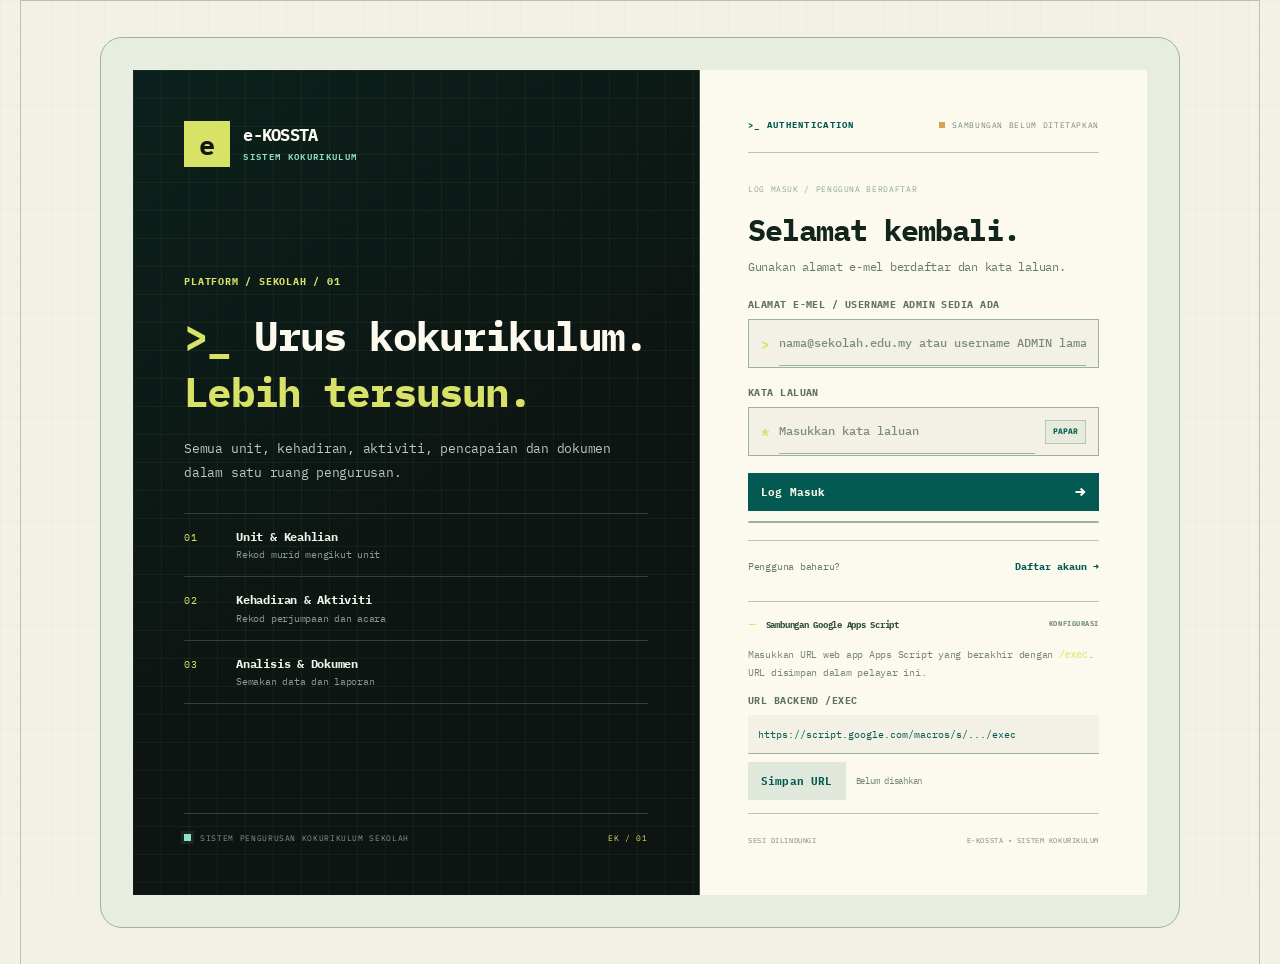
<file: index.html>
<!doctype html>
<html lang="ms"><head><meta charset="utf-8"><meta name="viewport" content="width=device-width,initial-scale=1,viewport-fit=cover"><meta name="theme-color" content="#101714"><meta name="description" content="e-KOSSTA — Sistem Pengurusan Kokurikulum Sekolah">
<meta name="apple-mobile-web-app-capable" content="yes">
<meta name="apple-mobile-web-app-title" content="e-KOSSTA">
<meta name="apple-mobile-web-app-status-bar-style" content="black">
<meta name="mobile-web-app-capable" content="yes">
<link rel="apple-touch-icon" sizes="180x180" href="apple-touch-icon.png"><link rel="manifest" href="manifest.webmanifest"><link rel="preconnect" href="https://fonts.googleapis.com"><link rel="preconnect" href="https://fonts.gstatic.com" crossorigin><link href="https://fonts.googleapis.com/css2?family=IBM+Plex+Mono:wght@400;500;600;700&family=JetBrains+Mono:wght@400;500;600;700;800&family=Roboto:wght@400;500;600;700;800;900&display=swap" rel="stylesheet"><link rel="stylesheet" href="ekossta-main.css">  <script>
(function(){
  var ua=navigator.userAgent||'';
  var isIPhone=/iPhone|iPod/i.test(ua);
  var isStandalone=!!(navigator.standalone===true ||
    (window.matchMedia && window.matchMedia('(display-mode: standalone)').matches));
  if(isIPhone)document.documentElement.classList.add('ios-device');
  if(isIPhone && isStandalone)document.documentElement.classList.add('ios-standalone');
})();
</script>
<title>e-KOSSTA | Pengurusan Kokurikulum</title></head>
<body>
<header class="mobile-topbar">
  <button id="iosSidebarToggle" class="ios-sidebar-toggle" type="button" aria-label="Buka menu navigasi" aria-expanded="false" aria-controls="sidebar"><svg viewBox="0 0 24 24" aria-hidden="true"><path d="M4 6h16M4 12h16M4 18h16"/></svg></button>
  <div class="mobile-brand-cluster"><img id="mobileBrandLogo" class="mobile-brand-logo" alt="Logo sekolah" hidden><div class="mobile-brand-text"><b>e-KOSSTA</b><small id="mobilePageTitle">Dashboard</small></div></div>
  <button id="themeBtn" class="icon-btn theme-toggle" type="button" aria-label="Tukar tema" title="Tukar tema"></button>
</header>
<aside id="sidebar" class="sidebar" aria-label="Navigasi utama">
  <div class="brand">
    <div class="brand-mark">e</div>
    <div><b>e-KOSSTA</b><small>Sistem Kokurikulum</small></div>
  </div>

  <nav class="side-nav" aria-label="Menu utama">
    <div class="nav-section-label">WORKSPACE</div>
    <button class="nav-item main-nav-item active" data-page="dashboard" type="button" aria-current="page">
      <svg class="nav-icon" viewBox="0 0 24 24" aria-hidden="true"><rect x="3" y="3" width="7" height="7" rx="1.5"/><rect x="14" y="3" width="7" height="7" rx="1.5"/><rect x="3" y="14" width="7" height="7" rx="1.5"/><rect x="14" y="14" width="7" height="7" rx="1.5"/></svg>
      <span>Dashboard</span>
    </button>
    <button class="nav-item main-nav-item" data-main-group="kokurikulum" type="button" aria-label="Buka modul Kokurikulum">
      <svg class="nav-icon" viewBox="0 0 24 24" aria-hidden="true"><path d="M4 5h16v14H4zM8 9h8M8 13h5"/></svg>
      <span>Kokurikulum</span><svg class="main-nav-chevron" viewBox="0 0 24 24" aria-hidden="true"><path d="m9 18 6-6-6-6"/></svg>
    </button>
    <button id="ekstraNavItem" class="nav-item main-nav-item" data-page="ekstra" type="button">
      <svg class="nav-icon" viewBox="0 0 24 24" aria-hidden="true"><path d="M4 4h16v16H4zM8 8h8M8 12h8M8 16h5"/></svg>
      <span>Ekstra Kokurikulum</span>
    </button>
    <div class="nav-section-label nav-section-spaced">ANALISIS</div>
    <div class="analysis-side-links" aria-label="Menu analisis">
      <button class="nav-item analysis-side-item" data-analysis-route="overview" type="button">
        <svg class="nav-icon" viewBox="0 0 24 24" aria-hidden="true"><path d="M4 20V12h4v8M10 20V5h4v15M16 20V9h4v11"/></svg><span>Analisis Kokurikulum</span>
      </button>
      <button class="nav-item analysis-side-item" data-analysis-route="pajsk" type="button">
        <svg class="nav-icon" viewBox="0 0 24 24" aria-hidden="true"><path d="M4 5h16v14H4zM8 9h8M8 13h5"/></svg><span>Analisis Kelas</span>
      </button>
      <button id="sideAnalysisPajsk" class="nav-item analysis-side-item" data-analysis-route="school" type="button">
        <svg class="nav-icon" viewBox="0 0 24 24" aria-hidden="true"><path d="M3 20h18M6 17V9h3v8M11 17V4h3v13M16 17v-6h3v6"/></svg><span>Analisis PAJSK</span>
      </button>
    </div>
    <button class="nav-item main-nav-item" data-main-group="laporan" type="button" aria-label="Buka modul Laporan">
      <svg class="nav-icon" viewBox="0 0 24 24" aria-hidden="true"><path d="M6 3h9l4 4v14H6zM14 3v5h5M9 12h7M9 16h7"/></svg>
      <span>Laporan &amp; Dokumen</span><svg class="main-nav-chevron" viewBox="0 0 24 24" aria-hidden="true"><path d="m9 18 6-6-6-6"/></svg>
    </button>
    <div id="managementNavLabel" class="nav-section-label nav-section-spaced">PENGURUSAN</div>
    <button id="managementNavButton" class="nav-item main-nav-item" data-main-group="tetapan" type="button" aria-label="Buka modul Pengurusan Data">
      <svg class="nav-icon" viewBox="0 0 24 24" aria-hidden="true"><circle cx="9" cy="8" r="3"/><path d="M3 20a6 6 0 0 1 12 0M16 8h5M16 12h5M16 16h5"/></svg>
      <span>Pengurusan Data</span><svg class="main-nav-chevron" viewBox="0 0 24 24" aria-hidden="true"><path d="m9 18 6-6-6-6"/></svg>
    </button>
  </nav>

  <div class="sidebar-bottom">
    <button id="sidebarThemeBtn" class="nav-item theme-toggle" type="button" aria-label="Tukar tema" title="Tukar tema">
      <svg class="nav-icon" viewBox="0 0 24 24"><circle cx="12" cy="12" r="4"/><path d="M12 2v2M12 20v2M4.9 4.9l1.4 1.4M17.7 17.7l1.4 1.4M2 12h2M20 12h2M4.9 19.1l1.4-1.4M17.7 6.3l1.4-1.4"/></svg>
      <span>Tukar Tema</span>
    </button>
    <button id="sidebarLogoutBtn" class="nav-item danger-nav" type="button">
      <svg class="nav-icon" viewBox="0 0 24 24"><path d="M10 5H5v14h5M14 8l4 4-4 4M9 12h9"/></svg>
      <span>Log Keluar</span>
    </button>
    <div class="profile-mini"><span class="avatar">U</span><div><b id="sideUserName">Pengguna</b><small id="sideUserRole">-</small></div></div>
  </div>
</aside>
<div id="iosSidebarBackdrop" class="ios-sidebar-backdrop" hidden></div>
<main class="app-shell">
  <div class="desktop-topbar">
    <div><span class="breadcrumb">e-KOSSTA</span><strong id="desktopPageTitle">Dashboard</strong></div>
    <div class="top-actions"><span id="desktopUser" class="user-chip">-</span><button id="desktopThemeBtn" class="icon-btn theme-toggle" type="button" aria-label="Tukar tema" title="Tukar tema"></button></div>
  </div>
<div class="container">
<section id="loginView" class="login-terminal" aria-labelledby="loginHeading">
  <div class="login-terminal-aside">
    <div class="login-brand-lockup">
      <span class="login-brand-mark">e</span>
      <span><b>e-KOSSTA</b><small>SISTEM KOKURIKULUM</small></span>
    </div>
    <div class="login-aside-content">
      <span class="login-terminal-code">PLATFORM / SEKOLAH / 01</span>
      <h2>Urus kokurikulum.<br><em>Lebih tersusun.</em></h2>
      <p>Semua unit, kehadiran, aktiviti, pencapaian dan dokumen dalam satu ruang pengurusan.</p>
      <div class="login-feature-list" aria-label="Modul sistem">
        <div><span>01</span><b>Unit &amp; Keahlian</b><small>Rekod murid mengikut unit</small></div>
        <div><span>02</span><b>Kehadiran &amp; Aktiviti</b><small>Rekod perjumpaan dan acara</small></div>
        <div><span>03</span><b>Analisis &amp; Dokumen</b><small>Semakan data dan laporan</small></div>
      </div>
    </div>
    <div class="login-aside-footer"><span class="login-live-dot"></span><span>SISTEM PENGURUSAN KOKURIKULUM SEKOLAH</span><span class="login-aside-footer-code">EK / 01</span></div>
  </div>
  <div class="login-form-panel">
    <div class="login-form-topline"><span class="login-auth-label">&gt;_ AUTHENTICATION</span><span id="loginApiIndicator" class="login-connection-pill"><i></i><span id="loginApiStatus">SAMBUNGAN BELUM DITETAPKAN</span></span></div>
    <div id="loginModeSection">
      <div class="login-form-heading"><span class="login-form-index">LOG MASUK / PENGGUNA BERDAFTAR</span><h1 id="loginHeading">Selamat kembali.</h1><p>Gunakan alamat e-mel berdaftar dan kata laluan.</p></div>
      <div class="login-field-group"><label for="username">Alamat e-mel / username ADMIN sedia ada</label><div class="login-input-shell"><span aria-hidden="true">&gt;</span><input id="username" name="username" type="text" autocomplete="username" autocapitalize="none" spellcheck="false" placeholder="nama@sekolah.edu.my atau username ADMIN lama" required></div></div>
      <div class="login-field-group"><label for="password">Kata laluan</label><div class="login-input-shell login-password-shell"><span aria-hidden="true">*</span><input id="password" name="password" type="password" autocomplete="current-password" placeholder="Masukkan kata laluan" required><button id="passwordRevealBtn" class="login-reveal-btn" type="button" aria-label="Paparkan kata laluan" aria-pressed="false">PAPAR</button></div></div>
      <button id="loginBtn" class="btn primary full login-submit" type="button"><span>Log Masuk</span><b aria-hidden="true">→</b></button>
      <div id="loginResult" class="result muted login-result" role="status" aria-live="polite"></div>
      <div class="login-mode-switch"><span>Pengguna baharu?</span><button id="showRegisterBtn" type="button">Daftar akaun →</button></div>
    </div>
    <div id="registerModeSection" hidden>
      <div class="login-form-heading"><span class="login-form-index">PENDAFTARAN AKAUN</span><h1 id="registerHeading">Cipta akaun.</h1><p>Isi maklumat dan pilih peranan yang dimohon. Semua akaun baharu perlu diluluskan ADMIN sebelum boleh log masuk.</p></div>
      <div class="login-field-group"><label for="registerNama">Nama penuh</label><div class="login-input-shell"><span aria-hidden="true">&gt;</span><input id="registerNama" autocomplete="name" placeholder="Nama penuh seperti rekod sekolah" required></div></div>
      <div class="login-field-group"><label for="registerEmail">Alamat e-mel</label><div class="login-input-shell"><span aria-hidden="true">@</span><input id="registerEmail" type="email" autocomplete="email" autocapitalize="none" placeholder="nama@sekolah.edu.my" required></div></div>
      <div class="login-field-group"><label for="registerPassword">Kata laluan (minimum 8 aksara)</label><div class="login-input-shell"><span aria-hidden="true">*</span><input id="registerPassword" type="password" autocomplete="new-password" placeholder="Cipta kata laluan" minlength="8" required></div></div>
      <div class="login-field-group"><label for="registerRole">Peranan yang dimohon</label><select id="registerRole" class="login-role-select"><option value="GURU">Guru Penasihat</option><option value="PENTADBIR">Pentadbir</option></select></div>
      <button id="registerBtn" class="btn primary full login-submit" type="button"><span>Hantar Pendaftaran</span><b aria-hidden="true">→</b></button>
      <div id="registerResult" class="result muted login-result" role="status" aria-live="polite"></div>
      <div class="login-mode-switch"><span>Sudah mempunyai akaun?</span><button id="showLoginBtn" type="button">Kembali log masuk →</button></div>
    </div>
    <details id="loginApiSettings" class="login-api-settings">
      <summary><span>Sambungan Google Apps Script</span><span class="login-settings-indicator">KONFIGURASI</span></summary>
      <p>Masukkan URL web app Apps Script yang berakhir dengan <code>/exec</code>. URL disimpan dalam pelayar ini.</p>
      <label for="loginApiUrl">URL Backend /exec</label>
      <input id="loginApiUrl" type="url" inputmode="url" placeholder="https://script.google.com/macros/s/.../exec" autocomplete="url" spellcheck="false">
      <div class="login-api-actions"><button id="saveApiUrlBtn" class="btn secondary small" type="button">Simpan URL</button><small id="loginApiSaveStatus" role="status">Belum disahkan</small></div>
    </details>
    <div class="login-form-footer"><span>SESI DILINDUNGI</span><span>e-KOSSTA • SISTEM KOKURIKULUM</span></div>
  </div>
</section>
<section id="unitSetupView" class="unit-setup-view" hidden aria-labelledby="unitSetupHeading">
  <div class="unit-setup-card">
    <div class="unit-setup-topline"><span class="login-auth-label">&gt;_ KONFIGURASI AKAUN</span><span class="unit-setup-status"><i></i> AKAUN DILULUSKAN</span></div>
    <div class="unit-setup-heading"><span class="login-form-index">LANGKAH WAJIB / GURU PENASIHAT</span><h1 id="unitSetupHeading">Pilih unit anda.</h1><p id="unitSetupGreeting">Sebelum membuka dashboard, pilih unit kokurikulum yang anda urus.</p><p class="unit-setup-note">Hanya unit yang dipilih dan disimpan akan dipaparkan untuk akaun anda. Anda boleh memilih satu atau lebih unit.</p></div>
    <fieldset class="unit-setup-fieldset"><legend>PILIH UNIT YANG ANDA URUS</legend><div id="unitSetupOptions" class="unit-setup-options"><p class="unit-setup-empty">Memuatkan senarai unit aktif…</p></div></fieldset>
    <div class="unit-setup-actions"><button id="saveUnitSelectionBtn" class="btn primary full" type="button"><span>Simpan Pilihan &amp; Masuk</span><b aria-hidden="true">→</b></button><button id="unitSetupLogoutBtn" class="btn secondary" type="button">Log Keluar</button></div>
    <div id="unitSetupResult" class="result muted unit-setup-result" role="status" aria-live="polite"></div>
    <div class="unit-setup-footer"><span>e-KOSSTA • AKSES IKUT UNIT</span><span>SESI DILINDUNGI</span></div>
  </div>
</section>
<section id="appView" hidden>
<div id="pageSubnav" class="page-subnav" hidden aria-label="Submenu halaman"></div>
<section id="dashboardHero" class="dashboard-hero page-section page-dashboard" aria-labelledby="dashboardTitle">
  <div class="dashboard-hero-main">
    <div class="dashboard-kicker"><span>WORKSPACE / RINGKASAN</span><span class="dashboard-live-chip"><i></i> SESI AKTIF</span></div>
    <h1 id="dashboardTitle">Dashboard <span>e-KOSSTA</span></h1>
    <p id="welcome" class="dashboard-welcome">Selamat datang ke sistem pengurusan kokurikulum.</p>
    <div class="dashboard-hero-actions">
      <button id="dashboardRefreshBtn" class="btn secondary" type="button"><span aria-hidden="true">↻</span> Segar Semula Data</button>
      <button class="btn primary" type="button" data-page-jump="unit">Buka Unit Kokurikulum <span aria-hidden="true">→</span></button>
    </div>
  </div>
  <aside class="dashboard-system-panel" aria-label="Status sesi pengguna">
    <div class="dashboard-system-panel-head"><span>STATUS SISTEM</span><span class="dashboard-system-signal">● ONLINE</span></div>
    <div class="dashboard-system-record"><small>TAHUN PENGURUSAN</small><strong id="dashboardYear">2026</strong></div>
    <div class="dashboard-system-record"><small>AKSES PENGGUNA</small><strong id="dashboardRole">PENGGUNA</strong></div>
    <div class="dashboard-system-record"><small>TARIKH HARI INI</small><strong id="dashboardDate">—</strong></div>
  </aside>
</section>
<section id="dashboardGrid" class="dashboard-workspace page-section page-dashboard" aria-label="Ringkasan dan akses modul">
  <div class="dashboard-section-heading"><div><span>01 / DATA SEMASA</span><h2>Ringkasan Sistem</h2></div><span class="dashboard-section-meta">LIVE DATA • GOOGLE SHEETS</span></div>
  <div class="dashboard-metrics-grid">
    <article class="dashboard-metric dashboard-metric-students" data-admin-only-section><div class="dashboard-metric-top"><span>01</span><span>MURID</span></div><strong id="muridCount">—</strong><p>Profil murid dalam sistem</p><button type="button" data-page-jump="murid">Buka Data Murid <b aria-hidden="true">→</b></button></article>
    <article class="dashboard-metric"><div class="dashboard-metric-top"><span>02</span><span>UNIT KOKURIKULUM</span></div><strong id="dashboardUnitCount">—</strong><p>Unit yang didaftarkan</p><button type="button" data-page-jump="unit">Semak Unit <b aria-hidden="true">→</b></button></article>
    <article class="dashboard-metric"><div class="dashboard-metric-top"><span>03</span><span>KEAHLIAN</span></div><strong id="dashboardMembershipCount">—</strong><p>Jumlah penempatan dalam unit</p><button type="button" data-page-jump="unit">Semak Keahlian <b aria-hidden="true">→</b></button></article>
    <article class="dashboard-metric dashboard-metric-accent"><div class="dashboard-metric-top"><span>04</span><span>KATEGORI</span></div><strong id="dashboardCategoryCount">—</strong><p>Kategori unit aktif</p><div class="dashboard-category-track"><span></span><span></span><span></span><span></span></div></article>
  </div>
  <div class="dashboard-section-heading dashboard-modules-heading"><div><span>02 / AKSES PANTAS</span><h2>Akses Pantas</h2></div><small>Pilih modul utama dengan satu klik.</small></div>
  <nav class="dashboard-quick-access" aria-label="Akses pantas ke modul">
    <button type="button" class="dashboard-quick-link" data-page-jump="attendance"><span class="dashboard-quick-icon" aria-hidden="true"><svg viewBox="0 0 24 24"><rect x="4" y="5" width="16" height="16" rx="1"/><path d="M8 3v4M16 3v4M4 10h16M8 14h3M8 17h6"/></svg></span><span>Rekod Kehadiran</span><b aria-hidden="true">↗</b></button>
    <button type="button" class="dashboard-quick-link" data-page-jump="activity"><span class="dashboard-quick-icon" aria-hidden="true"><svg viewBox="0 0 24 24"><rect x="3" y="4" width="18" height="17" rx="1"/><path d="M7 2v4M17 2v4M3 9h18M7 13h4M7 17h8"/></svg></span><span>Aktiviti / Acara</span><b aria-hidden="true">↗</b></button>
    <button type="button" class="dashboard-quick-link" data-page-jump="pencapaian"><span class="dashboard-quick-icon" aria-hidden="true"><svg viewBox="0 0 24 24"><path d="M8 4h8v5a4 4 0 0 1-8 0V4ZM8 6H4v2a4 4 0 0 0 4 4M16 6h4v2a4 4 0 0 1-4 4M12 13v5M8 21h8M9 18h6"/></svg></span><span>Pencapaian</span><b aria-hidden="true">↗</b></button>
    <button type="button" class="dashboard-quick-link" data-page-jump="reports"><span class="dashboard-quick-icon" aria-hidden="true"><svg viewBox="0 0 24 24"><path d="M6 3h8l4 4v14H6zM14 3v5h5M9 12h6M9 16h6"/></svg></span><span>Laporan</span><b aria-hidden="true">↗</b></button>
    <button type="button" class="dashboard-quick-link" data-page-jump="analysis"><span class="dashboard-quick-icon" aria-hidden="true"><svg viewBox="0 0 24 24"><path d="M4 20V4M4 20h17M7 16l4-5 3 2 5-7"/><circle cx="7" cy="16" r="1"/><circle cx="11" cy="11" r="1"/><circle cx="14" cy="13" r="1"/><circle cx="19" cy="6" r="1"/></svg></span><span>Analisis Kokurikulum</span><b aria-hidden="true">↗</b></button>
  </nav>
  <div class="dashboard-section-heading dashboard-analytics-heading"><div><span>03 / ANALITIK KOKURIKULUM</span><h2>Prestasi &amp; Ringkasan Data</h2></div><small id="dashboardAnalyticsNote">Memuatkan data menyeluruh...</small></div>
  <div class="dashboard-analytics-grid" id="dashboardAnalyticsGrid">
    <article class="dashboard-analysis-card dashboard-top-awards-card">
      <div class="dashboard-analysis-head"><div><span class="dashboard-analysis-eyebrow">PRESTASI MURID</span><h3>Top 10 Ranking Pencapaian</h3></div><span id="dashboardAnalyticsYear" class="dashboard-analysis-year">2026</span></div>
      <p class="dashboard-analysis-caption">Keutamaan: peringkat antarabangsa, kebangsaan, negeri, daerah dan sekolah; kedudukan Johan hingga tempat kelima.</p>
      <div id="dashboardTopStudents" class="dashboard-top-students"><div class="dashboard-analytics-empty">Memuatkan ranking pencapaian...</div></div>
    </article>
    <article class="dashboard-analysis-card dashboard-events-card">
      <div class="dashboard-analysis-head"><div><span class="dashboard-analysis-eyebrow">AKTIVITI &amp; PENYERTAAN</span><h3>Ringkasan Acara</h3></div><button type="button" class="dashboard-mini-link" data-page-jump="activity">Lihat semua ↗</button></div>
      <div id="dashboardEventsTableWrap" class="dashboard-events-table-wrap"><div class="dashboard-analytics-empty">Memuatkan ringkasan acara...</div></div>
    </article>
    <article class="dashboard-analysis-card dashboard-attendance-card">
      <div class="dashboard-analysis-head"><div><span class="dashboard-analysis-eyebrow">KEHADIRAN UNIT</span><h3>Analisis Peratus Kehadiran</h3></div></div>
      <div class="dashboard-slider-header"><span id="dashboardAttendanceCategoryLabel">Unit Beruniform</span><div class="dashboard-category-controls"><span id="dashboardAttendanceSlideMeta">1 / 4</span><div class="dashboard-slider-actions"><button id="dashboardAttendancePrev" type="button" aria-label="Kategori sebelumnya">‹</button><button id="dashboardAttendanceNext" type="button" aria-label="Kategori seterusnya">›</button></div></div></div>
      <div id="dashboardAttendanceChart" class="dashboard-analytics-bars"><div class="dashboard-analytics-empty">Memuatkan peratus kehadiran...</div></div>
    </article>
    <article class="dashboard-analysis-card dashboard-members-card">
      <div class="dashboard-analysis-head"><div><span class="dashboard-analysis-eyebrow">KEAHLIAN UNIT</span><h3>Ahli Lelaki &amp; Perempuan</h3></div></div>
      <div class="dashboard-slider-header"><span id="dashboardMembersCategoryLabel">Unit Beruniform</span><div class="dashboard-category-controls"><span id="dashboardMembersSlideMeta">1 / 4</span><div class="dashboard-slider-actions"><button id="dashboardMembersPrev" type="button" aria-label="Kategori sebelumnya">‹</button><button id="dashboardMembersNext" type="button" aria-label="Kategori seterusnya">›</button></div></div></div>
      <div id="dashboardMembersChart" class="dashboard-member-bars"><div class="dashboard-analytics-empty">Memuatkan bilangan ahli...</div></div>
      <div class="dashboard-gender-legend"><span><i class="legend-male"></i>Lelaki</span><span><i class="legend-female"></i>Perempuan</span></div>
    </article>
  </div>
  <div class="dashboard-footer-line"><span><i></i> e-KOSSTA / OPERASI PENGURUSAN KOKURIKULUM</span><span id="dashboardDataNote">Metrik akan dikemas kini selepas data dimuatkan.</span></div>
</section>
<section id="muridBulkSection" class="card page-section page-murid admin-only" hidden>
  <div class="head"><div><h2 class="material-section-title">Bulk Data Murid / CSV</h2><small class="muted">ADMIN SAHAJA • IMPORT DAN PADAM SECARA BERKELOMPOK</small></div><span class="analysis-count">ADMIN</span></div>
  <div class="form-grid"><div><label>Fail CSV murid</label><input id="muridCsvFile" type="file" accept=".csv,text/csv"></div><div><label>Format CSV</label><div class="muted">NO KP,NAMA,JANTINA,TINGKATAN,NAMA KELAS,UNIT,KELAB,SUKAN,RUMAH SUKAN</div><button id="muridCsvTemplateBtn" type="button" class="btn secondary">Muat Turun Templat CSV</button></div></div>
  <div class="head"><button id="muridCsvUploadBtn" type="button" class="btn primary">↑ Import CSV</button><span id="muridBulkStatus" class="result muted" role="status" aria-live="polite"></span></div>
  <div id="muridImportProgressWrap" class="murid-import-progress" hidden>
    <div class="murid-import-progress-meta"><strong id="muridImportProgressLabel">0% • 0/0 murid</strong><span id="muridImportEta">Anggaran baki: menunggu proses</span></div>
    <progress id="muridImportProgress" max="100" value="0" aria-label="Kemajuan import CSV"></progress>
  </div>
  <div class="divider"></div>
  <div class="head"><div><h3>Padam Data Murid Secara Bulk</h3><small class="muted">Padam pilihan atau kosongkan profil murid, penempatan, kehadiran, AJK, peserta aktiviti dan pencapaian individu. Master unit/guru/aktiviti dikekalkan.</small></div><div class="murid-bulk-action-row"><button id="muridBulkDeleteBtn" type="button" class="btn danger">Padam Pilihan (0)</button><button id="muridBulkDeleteAllBtn" type="button" class="btn danger">Padam Semua Data Murid</button></div></div>
</section>
<section id="muridSection" class="card page-section page-murid"><div class="head murid-section-head"><div><h2 class="material-section-title"><svg class="heading-icon" viewBox="0 0 24 24" aria-hidden="true"><circle cx="9" cy="8" r="3"/><path d="M3 20a6 6 0 0 1 12 0M16 8h5M18.5 5.5v5"/></svg>Murid</h2><small class="muted">DATA MURID SEKOLAH</small></div><div class="murid-heading-actions"><button id="addMuridOpenBtn" class="btn primary" type="button">＋ Tambah Murid</button><button id="refreshBtn" class="btn secondary" type="button">↻ Refresh</button></div></div><div id="tableWrap"><div class="empty">Belum ada data.</div></div></section>
<section id="userSection" class="card page-section page-users" hidden>
  <div class="head"><div><h2 class="material-section-title"><svg class="heading-icon" viewBox="0 0 24 24" aria-hidden="true"><circle cx="9" cy="8" r="3"/><path d="M3 20a6 6 0 0 1 12 0M16 11a3 3 0 0 0 0-6M17 15a5 5 0 0 1 4 5"/></svg>Pengurusan Pengguna</h2><small class="muted">ADMIN sahaja</small></div><button id="usersRefreshBtn" class="btn secondary">↻ Refresh</button></div>
  <div class="form-grid user-form-grid">
    <div><label>Username</label><input id="newUsername" placeholder="contoh: guru2"></div>
    <div><label>Nama</label><input id="newUserNama" placeholder="Nama pengguna"></div>
    <div><label>Role</label><select id="newUserRole"><option value="GURU">GURU PENASIHAT</option><option value="GURU_KELAS">GURU KELAS</option><option value="PENYELARAS">PENYELARAS UNIT</option><option value="PENTADBIR">PENTADBIR</option><option value="ADMIN">ADMIN</option></select></div>
    <div><label>Password</label><input id="newUserPassword" type="password" placeholder="Minimum 8 aksara"></div>
  </div>
  <button id="addUserBtn" class="btn primary">+ Tambah Pengguna</button>
  <div id="userResult" class="result muted"></div>
  <div id="usersTableWrap" class="table-wrap"><div class="empty">Belum dimuatkan.</div></div>
</section>
<div id="coordinatorAssignmentModal" class="unit-member-modal coordinator-assignment-modal" hidden>
  <div class="unit-member-backdrop" data-coordinator-assignment-close></div>
  <section class="unit-member-dialog coordinator-assignment-dialog" role="dialog" aria-modal="true" aria-labelledby="coordinatorAssignmentTitle">
    <div class="unit-member-dialog-head">
      <div><span class="unit-member-kicker">PENGURUSAN PENGGUNA • PENUGASAN</span><h3 id="coordinatorAssignmentTitle">Tetapkan Unit Penyelaras</h3><p id="coordinatorAssignmentMeta" class="muted">Pilih satu atau lebih unit untuk akaun penyelaras.</p></div>
      <button class="unit-member-close" type="button" data-coordinator-assignment-close aria-label="Tutup">×</button>
    </div>
    <div id="coordinatorUnitOptions" class="coordinator-unit-options"><p class="coordinator-unit-empty">Memuatkan unit aktif…</p></div>
    <div id="coordinatorAssignmentResult" class="unit-member-form-status" role="status" aria-live="polite"></div>
    <div class="unit-member-dialog-actions"><button class="btn secondary" type="button" data-coordinator-assignment-close>Batal</button><button id="coordinatorAssignmentSaveBtn" class="btn primary" type="button">Simpan Penugasan</button></div>
  </section>
</div>
<div id="pajskClassAssignModal" class="unit-member-modal coordinator-assignment-modal" hidden>
  <div class="unit-member-backdrop" data-pajsk-class-assign-close></div>
  <section class="unit-member-dialog coordinator-assignment-dialog" role="dialog" aria-modal="true" aria-labelledby="pajskClassAssignTitle">
    <div class="unit-member-dialog-head"><div><span class="unit-member-kicker">PAJSK • PENGURUSAN PENUGASAN</span><h3 id="pajskClassAssignTitle">Tetapkan Guru Kelas</h3><p id="pajskClassAssignMeta" class="muted">Pilih tahun dan kelas yang diurus oleh guru ini.</p></div><button class="unit-member-close" type="button" data-pajsk-class-assign-close aria-label="Tutup">×</button></div>
    <div class="pajsk-assignment-year"><label for="pajskClassAssignYear">Tahun</label><select id="pajskClassAssignYear"></select></div>
    <div id="pajskClassAssignOptions" class="coordinator-unit-options"><p class="coordinator-unit-empty">Memuatkan kelas...</p></div>
    <div id="pajskClassAssignResult" class="unit-member-form-status" role="status" aria-live="polite"></div>
    <div class="unit-member-dialog-actions"><button class="btn secondary" type="button" data-pajsk-class-assign-close>Batal</button><button id="pajskClassAssignSaveBtn" class="btn primary" type="button">Simpan Kelas</button></div>
  </section>
</div>
<div id="pajskElementAssignModal" class="unit-member-modal coordinator-assignment-modal" hidden>
  <div class="unit-member-backdrop" data-pajsk-element-assign-close></div>
  <section class="unit-member-dialog coordinator-assignment-dialog" role="dialog" aria-modal="true" aria-labelledby="pajskElementAssignTitle">
    <div class="unit-member-dialog-head"><div><span class="unit-member-kicker">PAJSK • PENUGASAN GURU</span><h3 id="pajskElementAssignTitle">Tetapkan Guru Rekod Ekstra</h3><p id="pajskElementAssignMeta" class="muted">Pilih elemen Ekstra Kurikulum yang direkodkan oleh guru ini.</p></div><button class="unit-member-close" type="button" data-pajsk-element-assign-close aria-label="Tutup">×</button></div>
    <div class="pajsk-assignment-year"><label for="pajskElementAssignYear">Tahun</label><select id="pajskElementAssignYear"></select></div>
    <div id="pajskElementAssignOptions" class="coordinator-unit-options"><p class="coordinator-unit-empty">Memuatkan elemen...</p></div>
    <div id="pajskElementAssignResult" class="unit-member-form-status" role="status" aria-live="polite"></div>
    <div class="unit-member-dialog-actions"><button class="btn secondary" type="button" data-pajsk-element-assign-close>Batal</button><button id="pajskElementAssignSaveBtn" class="btn primary" type="button">Simpan Penugasan</button></div>
  </section>
</div>

<section id="unitSection" class="card page-section page-unit" hidden>
  <div id="unitSummary" class="unit-summary" aria-hidden="true"></div>
  <div id="unitCards" class="unit-grid"></div>
</section>
<section id="unitOverviewSection" class="card page-section page-unit-overview" hidden>
  <div class="unit-overview-head">
    <div><button id="unitOverviewBackBtn" class="btn secondary small" type="button">← Kembali ke Unit</button><div class="unit-overview-kicker">Kokurikulum • Unit</div><h2 id="unitOverviewTitle">Unit Kokurikulum</h2><p id="unitOverviewMeta" class="muted"></p></div>
    <div class="unit-overview-actions">
      <button id="unitOverviewRefreshBtn" class="btn secondary" type="button">↻ Refresh</button>
      <button id="unitAddMemberBtn" class="btn secondary" type="button" hidden>+ Ahli</button>
    </div>
  </div>
  <div id="unitOverviewStats" class="unit-overview-stats"></div>
  <nav id="unitOverviewTabs" class="unit-overview-tabs" aria-label="Bahagian butiran unit" role="tablist">
    <button id="unitOverviewTabMembers" class="unit-overview-tab" type="button" role="tab" aria-selected="true" aria-controls="unitOverviewPanelMembers" tabindex="0" data-unit-overview-tab="members">Ahli</button>
    <button id="unitOverviewTabAttendance" class="unit-overview-tab" type="button" role="tab" aria-selected="false" aria-controls="unitOverviewPanelAttendance" tabindex="-1" data-unit-overview-tab="attendance">Rekod Keseluruhan</button>
    <button id="unitOverviewTabMemberAttendance" class="unit-overview-tab" type="button" role="tab" aria-selected="false" aria-controls="unitOverviewPanelMemberAttendance" tabindex="-1" data-unit-overview-tab="member-attendance">Rekod Individu</button>
    <button id="unitOverviewTabAjk" class="unit-overview-tab" type="button" role="tab" aria-selected="false" aria-controls="unitOverviewPanelAjk" tabindex="-1" data-unit-overview-tab="ajk">AJK</button>
    <button id="unitOverviewTabAchievements" class="unit-overview-tab" type="button" role="tab" aria-selected="false" aria-controls="unitOverviewPanelAchievements" tabindex="-1" data-unit-overview-tab="achievements">Pencapaian</button>
  </nav>
  <section id="unitOverviewPanelMembers" class="unit-overview-panel unit-overview-tab-panel" data-unit-overview-panel="members" role="tabpanel" aria-labelledby="unitOverviewTabMembers">
    <div class="unit-overview-section-head"><div><h3>Senarai Ahli Unit</h3></div><button id="unitOverviewMembersPrintBtn" class="btn secondary small" type="button">▤ Cetak Senarai Ahli</button></div>
    <div class="unit-members-filterbar"><div><label for="unitOverviewMemberClassFilter">Kelas</label><select id="unitOverviewMemberClassFilter"><option value="">Semua Kelas</option></select></div><div><label for="unitOverviewMemberGenderFilter">Jantina</label><select id="unitOverviewMemberGenderFilter"><option value="">Semua Jantina</option><option value="L">Lelaki</option><option value="P">Perempuan</option></select></div></div>
    <div id="unitOverviewMembers" class="table-wrap"></div>
  </section>
  <section id="unitOverviewPanelAttendance" class="unit-overview-panel unit-overview-tab-panel" data-unit-overview-panel="attendance" role="tabpanel" aria-labelledby="unitOverviewTabAttendance" hidden>
    <div class="unit-overview-section-head"><div><h3>Rekod Kehadiran Minggu 1–15</h3><small class="muted">Ringkasan kehadiran unit mengikut minggu persekolahan.</small></div><button id="unitOverviewAttendancePrintBtn" class="btn secondary small" type="button">▤ Cetak Rekod Kehadiran</button></div>
    <div id="unitOverviewWeeks" class="table-wrap"></div>
  </section>
  <section id="unitOverviewPanelMemberAttendance" class="unit-overview-panel unit-overview-tab-panel" data-unit-overview-panel="member-attendance" role="tabpanel" aria-labelledby="unitOverviewTabMemberAttendance" hidden>
    <div class="unit-overview-section-head"><div><h3>Kehadiran Setiap Ahli</h3><small class="muted">Status setiap murid bagi minggu 1 hingga 15.</small></div><button id="unitOverviewMemberAttendancePrintBtn" class="btn secondary small" type="button">▤ Cetak Kehadiran Setiap Ahli</button></div>
    <div id="unitOverviewMemberAttendance" class="table-wrap"></div>
  </section>
  <section id="unitOverviewPanelAjk" class="unit-overview-panel unit-overview-tab-panel" data-unit-overview-panel="ajk" role="tabpanel" aria-labelledby="unitOverviewTabAjk" hidden>
    <div class="unit-overview-section-head"><div><h3>Jawatankuasa / AJK</h3><small class="muted">Disusun mengikut hierarki jawatan bermula dengan Pengerusi.</small></div><div class="unit-overview-section-actions"><button id="unitOverviewAjkAddBtn" class="btn primary small" type="button">+ AJK</button><button id="unitOverviewAjkPrintBtn" class="btn secondary small" type="button">▤ Cetak AJK</button></div></div>
    <div id="unitOverviewAjk" class="table-wrap"></div>
  </section>
  <section id="unitOverviewPanelAchievements" class="unit-overview-panel unit-overview-tab-panel" data-unit-overview-panel="achievements" role="tabpanel" aria-labelledby="unitOverviewTabAchievements" hidden>
    <div class="unit-overview-section-head"><div><h3>Senarai Pencapaian Unit</h3></div><button id="unitOverviewAchievementsPrintBtn" class="btn secondary small" type="button">▤ Cetak Pencapaian</button></div>
    <div id="unitOverviewAchievements" class="table-wrap"><div class="empty">Pilih tab Pencapaian untuk memuatkan rekod.</div></div>
  </section>
</section>
<div id="unitAchievementParticipantsModal" class="unit-member-modal" hidden>
  <div class="unit-member-backdrop" data-unit-achievement-close></div>
  <section class="unit-member-dialog unit-achievement-dialog" role="dialog" aria-modal="true" aria-labelledby="unitAchievementParticipantsTitle">
    <div class="unit-member-dialog-head"><div><span class="unit-member-kicker">KOKURIKULUM • PENCAPAIAN UNIT</span><h3 id="unitAchievementParticipantsTitle">Senarai Peserta</h3><p id="unitAchievementParticipantsMeta" class="muted"></p></div><button class="unit-member-close" type="button" data-unit-achievement-close aria-label="Tutup">×</button></div>
    <div id="unitAchievementParticipantsList" class="table-wrap"></div>
    <div class="unit-member-dialog-actions"><button class="btn secondary" type="button" data-unit-achievement-close>Tutup</button></div>
  </section>
</div>
<div id="unitMemberModal" class="unit-member-modal" hidden>
  <div class="unit-member-backdrop" data-unit-member-close></div>
  <section class="unit-member-dialog" role="dialog" aria-modal="true" aria-labelledby="unitMemberModalTitle">
    <div class="unit-member-dialog-head">
      <div><span class="unit-member-kicker">PENGURUSAN UNIT</span><h3 id="unitMemberModalTitle">Tambah Ahli Unit</h3><p id="unitMemberModalMeta" class="muted">Pilih murid yang sedia ada dalam rekod e-KOSSTA.</p></div>
      <button class="unit-member-close" type="button" data-unit-member-close aria-label="Tutup">×</button>
    </div>
    <form id="unitMemberForm">
      <div class="unit-member-form-grid">
        <div class="unit-member-field unit-member-wide"><label for="unitMemberStudentSearch">Cari murid</label><input id="unitMemberStudentSearch" type="search" placeholder="Taip nama, No. KP atau kelas..."></div>
        <div class="unit-member-field unit-member-wide"><label for="unitMemberStudent">Nama murid *</label><select id="unitMemberStudent" required><option value="">-- Pilih Murid --</option></select><small class="muted">Hanya murid yang sudah berdaftar dalam modul Murid boleh dipilih.</small></div>
        <div class="unit-member-field"><label for="unitMemberYear">Tahun penempatan *</label><input id="unitMemberYear" type="number" min="2000" max="2100" required></div>
      </div>
      <div id="unitMemberFormStatus" class="unit-member-form-status" role="status" aria-live="polite"></div>
      <div class="unit-member-dialog-actions"><button class="btn secondary" type="button" data-unit-member-close>Batal</button><button id="unitMemberSaveBtn" class="btn primary" type="submit">Simpan Ahli</button></div>
    </form>
  </section>
</div>

<div id="addMuridModal" class="unit-member-modal add-murid-modal" hidden>
  <div class="unit-member-backdrop" data-add-murid-close></div>
  <section class="unit-member-dialog" role="dialog" aria-modal="true" aria-labelledby="addMuridModalTitle">
    <div class="unit-member-dialog-head"><div><span class="unit-member-kicker">PENGURUSAN DATA • MURID</span><h3 id="addMuridModalTitle">Tambah Murid</h3><p class="muted">Lengkapkan maklumat murid untuk menyimpan rekod baharu.</p></div><button class="unit-member-close" type="button" data-add-murid-close aria-label="Tutup">×</button></div>
    <form id="addMuridForm">
      <div class="unit-member-form-grid add-murid-form-grid">
        <div class="unit-member-field unit-member-wide"><label for="nama">Nama murid *</label><input id="nama" name="nama" placeholder="Nama penuh murid" autocomplete="off" required></div>
        <div class="unit-member-field unit-member-wide"><label for="noKp">No. KP *</label><input id="noKp" name="noKp" placeholder="Masukkan No. KP" autocomplete="off" required></div>
        <div class="unit-member-field"><label for="jantina">Jantina *</label><select id="jantina" name="jantina" required><option value="">-- Pilih --</option><option value="L">Lelaki</option><option value="P">Perempuan</option></select></div>
        <div class="unit-member-field"><label for="tingkatan">Tingkatan *</label><input id="tingkatan" name="tingkatan" placeholder="Contoh: 4" required></div>
        <div class="unit-member-field unit-member-wide"><label for="kelas">Kelas *</label><input id="kelas" name="kelas" placeholder="Contoh: 4 Amanah" required></div>
      </div>
      <div id="addResult" class="unit-member-form-status" role="status" aria-live="polite"></div>
      <div class="unit-member-dialog-actions"><button class="btn secondary" type="button" data-add-murid-close>Batal</button><button id="addBtn" class="btn primary" type="submit">Simpan Murid</button></div>
    </form>
  </section>
</div>

<section id="unitAjkSection" class="card page-section page-unit-ajk" hidden>
  <div class="unit-overview-head unit-ajk-page-head">
    <div>
      <button id="unitAjkBackBtn" class="btn secondary small" type="button">← Kembali ke Butiran Unit</button>
      <div class="unit-overview-kicker">KOKURIKULUM • PENGURUSAN AJK</div>
      <h2 id="unitAjkTitle">Pengurusan AJK</h2>
      <p id="unitAjkMeta" class="muted">Lantik ahli aktif sebagai jawatankuasa unit.</p>
    </div>
    <div class="unit-overview-actions">
      <button id="unitAjkRefreshBtn" class="btn secondary" type="button">↻ Refresh</button>
      <button id="unitAjkPrintBtn" class="btn secondary" type="button">▤ Cetak AJK</button>
    </div>
  </div>
  <div class="unit-overview-panel unit-ajk-panel">
    <div class="unit-overview-section-head"><div><h3>Senarai AJK Semasa</h3><small class="muted">Susunan jawatan mengikut hierarki. Pengerusi dipaparkan paling atas.</small></div></div>
    <div id="unitAjkCurrentTableWrap" class="table-wrap"><div class="empty">Memuatkan senarai AJK...</div></div>
  </div>
  <div class="unit-overview-panel unit-ajk-panel">
    <div class="unit-overview-section-head"><div><h3>Lantik AJK Baharu</h3><small class="muted">Pilih kelas, pilih jawatan dan lantik murid yang sudah menjadi ahli aktif unit ini.</small></div></div>
    <div class="unit-ajk-filters">
      <div><label for="unitAjkClassFilter">Tapis mengikut kelas</label><select id="unitAjkClassFilter"><option value="">Semua Kelas</option></select></div>
      <div><label for="unitAjkSearch">Cari murid</label><input id="unitAjkSearch" type="search" placeholder="Nama, No. KP atau tingkatan"></div>
    </div>
    <div id="unitAjkCandidateCount" class="unit-ajk-candidate-count" aria-live="polite"></div>
    <div id="unitAjkCandidateTableWrap" class="table-wrap"><div class="empty">Memuatkan calon AJK...</div></div>
    <div class="unit-ajk-appointment-form">
      <div class="unit-ajk-position-field"><label for="unitAjkPositionSelect">Jawatan organisasi</label><select id="unitAjkPositionSelect"><option value="">-- Pilih jawatan --</option></select></div>
      <div><label for="unitAjkRankInput">Pangkat / gred unit beruniform (jika berkaitan)</label><input id="unitAjkRankInput" maxlength="80" placeholder="Contoh: Sarjan, Koperal, Pegawai Waran"></div>
      <div><label for="unitAjkMonthsHeld">Tempoh memegang jawatan (bulan)</label><input id="unitAjkMonthsHeld" type="number" min="0" max="12" step="1" value="0"></div>
      <div><label><input id="unitAjkAgmApproved" type="checkbox"> Disahkan Mesyuarat Agung</label><small class="muted">Untuk jawatan Kelab/Persatuan dan Sukan/Permainan, syarat tempoh 7 bulan dan pengesahan AGM perlu dipenuhi.</small></div>
      <div class="unit-ajk-save-field"><p class="muted">Pilih seorang murid, tetapkan jawatan serta pangkat jika berkenaan.</p><button id="unitAjkSaveBtn" class="btn primary" type="button" disabled>▣ Simpan Pelantikan</button></div>
    </div>
    <p id="unitAjkStatus" class="result muted" role="status" aria-live="polite"></p>
  </div>
</section>

<section id="attendanceSection" class="card page-section page-attendance" hidden>
  <div class="head"><div><h2>Kehadiran Kokurikulum</h2></div><button id="attendanceRefreshBtn" class="btn secondary" type="button">↻ Refresh</button></div>
  <div class="attendance-kpis" id="attendanceKpis">
    <div class="attendance-kpi"><b id="attKpiJumlah">0</b><small>Jumlah Ahli</small></div>
    <div class="attendance-kpi"><b id="attKpiHadir">0</b><small>Hadir</small></div>
    <div class="attendance-kpi"><b id="attKpiTidak">0</b><small>Tidak Hadir</small></div>
    <div class="attendance-kpi"><b id="attKpiPeratus">0%</b><small>Kehadiran</small></div>
  </div>
  <div class="attendance-panel">
    <div class="attendance-form-grid">
      <div><label>Kategori Unit</label><select id="attCategoryFilter"><option value="">Semua Kategori</option><option value="UNIT BERUNIFORM">Unit Beruniform</option><option value="KELAB / PERSATUAN">Kelab / Persatuan</option><option value="SUKAN / PERMAINAN">Sukan / Permainan</option><option value="RUMAH SUKAN">Rumah Sukan</option></select></div>
      <div><label>Unit Kokurikulum</label><select id="attUnit"><option value="">-- Pilih Unit --</option></select></div>
      <div><label>Tahun</label><input id="attTahun" type="number"></div>
      <div><label>Tarikh Perjumpaan</label><input id="attTarikh" type="date"></div>
      <div><label>Minggu Persekolahan</label><input id="attMinggu" type="number" min="1" max="52" placeholder="Contoh: 1"></div>
      <div><label>No. Perjumpaan</label><input id="attNoPerjumpaan" type="number" min="1" readonly></div>
      <div><label for="attTempohMinit">Tempoh perjumpaan (minit)</label><input id="attTempohMinit" type="number" min="1" max="720" step="1" value="180"><small class="muted">Sekolah menengah harian lazimnya 180 minit. Rujuk jenis sekolah dan jadual rasmi.</small></div>
    </div>
    <div class="attendance-actions"><button id="attLoadBtn" class="btn primary" type="button">Muat Senarai Ahli</button><button id="attSaveBtn" class="btn primary" type="button" disabled>Simpan Kehadiran</button></div>
    <div id="attFormResult" class="result muted"></div>
  </div>
  <div class="attendance-panel" id="attendanceEntryPanel" hidden>
    <div class="attendance-entry-head"><div><h3>Senarai Kehadiran</h3><p class="muted">Status lalai ialah HADIR. Tukar status dan catatan jika diperlukan.</p></div><div class="attendance-bulk"><button class="btn secondary small" type="button" data-att-bulk="HADIR">Semua Hadir</button><button class="btn secondary small" type="button" data-att-bulk="TIDAK HADIR">Semua Tidak Hadir</button></div></div>
    <div id="attendanceTableWrap" class="table-wrap"></div>
  </div>
  <div class="attendance-panel">
    <div class="head"><div><h3>Rekod Perjumpaan</h3><small class="muted">Ringkasan rekod yang telah disimpan.</small></div></div>
    <div class="attendance-record-filter"><select id="attRecordUnit"><option value="">Semua Unit</option></select><input id="attRecordMinggu" type="number" min="1" max="52" placeholder="Minggu"><button id="attRecordRefreshBtn" class="btn secondary" type="button">Tapis</button></div>
    <div id="attendanceRecordsWrap" class="table-wrap"></div>
  </div>
</section>

<section id="activitySection" class="card page-section page-activity" hidden>
  <div class="head"><div><h2>Aktiviti &amp; Acara</h2></div><button id="activityAddBtn" class="btn primary" type="button">+ Tambah Aktiviti</button></div>
  <div class="activity-toolbar">
    <input id="activitySearch" type="search" placeholder="Cari aktiviti atau tempat">
    <select id="activityYear"><option value="">Semua Tahun</option></select>
    <select id="activityLevel"><option value="">Semua Peringkat</option><option>SEKOLAH</option><option>ZON</option><option>DAERAH</option><option>NEGERI</option><option>KEBANGSAAN</option><option>ANTARABANGSA</option></select>
    <button id="activityRefreshBtn" class="btn secondary" type="button">Refresh</button>
  </div>
  <div id="activityTableWrap" class="table-wrap"><div class="empty">Belum dimuatkan.</div></div>
</section>
<div id="activityModal" class="activity-modal" hidden>
  <div class="activity-modal-backdrop" data-activity-close></div>
  <section class="activity-dialog" role="dialog" aria-modal="true" aria-labelledby="activityModalTitle">
    <div class="activity-dialog-head"><h3 id="activityModalTitle">Tambah Aktiviti</h3><button class="activity-close" type="button" data-activity-close>×</button></div>
    <form id="activityForm">
      <input id="activityId" type="hidden">
      <div class="activity-form-grid">
        <div class="activity-field activity-wide"><label>Nama Aktiviti</label><input id="activityName" required></div>
        <div class="activity-field"><label>Tarikh</label><input id="activityDate" type="date" required></div>
        <div class="activity-field"><label>Hari</label><input id="activityDay" readonly></div>
        <div class="activity-field"><label>Masa</label><input id="activityTime" type="time"></div>
        <div class="activity-field"><label>Tempat</label><input id="activityPlace" required></div>
        <div class="activity-field"><label>Peringkat</label><select id="activityLevelForm" required><option value="">-- Pilih Peringkat --</option><option>SEKOLAH</option><option>ZON</option><option>DAERAH</option><option value="ZON/DAERAH">ZON/DAERAH</option><option>NEGERI</option><option value="BAHAGIAN">BAHAGIAN (SABAH/SARAWAK)</option><option>KEBANGSAAN</option><option>ANTARABANGSA</option></select></div>
        <div class="activity-field"><label>Guru</label><select id="activityTeacher" required><option value="">-- Pilih Guru --</option></select></div>
      </div>
      <div class="activity-dialog-actions"><button class="btn secondary" type="button" data-activity-close>Batal</button><button id="activitySaveBtn" class="btn primary" type="submit">Simpan Aktiviti</button></div>
    </form>
  </section>
</div>

<section id="activityParticipantsSection" class="card page-section page-activity-participants" hidden>
  <div class="activity-participants-head">
    <div>
      <button id="activityParticipantsBackBtn" class="btn secondary" type="button">← Kembali ke Aktiviti</button>
      <div class="activity-participants-kicker">KOKURIKULUM • AKTIVITI &amp; ACARA</div>
      <h2 id="activityParticipantsTitle">Daftar Peserta</h2>
      <div id="activityParticipantsMeta" class="activity-participants-meta"></div>
    </div>
    <div class="activity-participants-head-actions">
      <button id="activityParticipantsSelectAllBtn" class="btn secondary" type="button" hidden>Pilih Semua</button>
      <button id="activityParticipantsSaveBtn" class="btn primary" type="button">Simpan Peserta</button>
    </div>
  </div>
  <div class="activity-participants-panel">
    <div class="activity-participants-filter">
      <div><label>Kelas</label><select id="activityParticipantClass"><option value="">Semua Kelas</option></select></div>
      <div><label>Carian Murid</label><input id="activityParticipantSearch" type="search" placeholder="Nama atau No. KP"></div>
    </div>
    <div class="activity-participant-bulkbar">
      <div id="activityParticipantsCount" class="activity-participants-count"></div>
    </div>
    <div id="activityParticipantsTableWrap" class="table-wrap"></div>
  </div>
</section>


<section id="pencapaianSection" class="card page-section page-pencapaian" hidden>
  <div id="pencapaianListView">
    <div class="head pencapaian-page-head">
      <div><span class="pencapaian-kicker">KOKURIKULUM • PENCAPAIAN</span><h2>Aktiviti Berdaftar</h2></div>
      <button id="pencapaianRefreshBtn" class="btn secondary" type="button">↻ Refresh</button>
    </div>
    <div class="pencapaian-toolbar pencapaian-activity-toolbar">
      <input id="pencapaianActivitySearch" type="search" placeholder="Cari aktiviti atau tempat..." aria-label="Cari aktiviti berdaftar">
      <select id="pencapaianActivityFilterYear" aria-label="Tapis tahun aktiviti"><option value="">Semua Tahun</option></select>
      <select id="pencapaianActivityFilterLevel" aria-label="Tapis peringkat"><option value="">Semua Peringkat</option><option>SEKOLAH</option><option>ZON</option><option>DAERAH</option><option value="ZON/DAERAH">ZON/DAERAH</option><option>NEGERI</option><option value="BAHAGIAN">BAHAGIAN</option><option>KEBANGSAAN</option><option>ANTARABANGSA</option></select>
    </div>
    <div id="pencapaianActivityCount" class="pencapaian-activity-count">Memuatkan aktiviti...</div>
    <div id="pencapaianActivitiesTableWrap" class="table-wrap"><div class="empty">Memuatkan aktiviti berdaftar...</div></div>
  </div>

  <div id="pencapaianRecordView" hidden>
    <div class="pencapaian-record-heading">
      <div>
        <span class="pencapaian-kicker">KOKURIKULUM • PENCAPAIAN</span>
        <h2>Rekod Pencapaian Aktiviti</h2>
        <p class="muted">Isi satu acara atau pencapaian pada satu masa. Semua peserta aktif bagi aktiviti ini ditandakan secara automatik; nyahpilih murid yang tidak terlibat dalam acara ini.</p>
      </div>
      <button id="pencapaianRecordBackBtn" class="btn secondary" type="button">← Kembali</button>
    </div>
    <div class="pencapaian-record-activity-card">
      <div><small>AKTIVITI / ACARA</small><h3 id="pencapaianRecordActivityTitle">Aktiviti</h3><p id="pencapaianRecordActivityMeta"></p></div>
      <div class="pencapaian-record-head-actions"><button id="pencapaianNewEventBtn" class="btn secondary" type="button">+ Acara Baharu</button><button id="pencapaianRefreshRecordBtn" class="btn secondary" type="button">↻ Refresh Peserta</button></div>
    </div>

    <form id="pencapaianActivityRecordForm" class="pencapaian-record-form">
      <input type="hidden" id="pencapaianRecordActivityId">
      <input type="hidden" id="pencapaianRecordGroupId">
      <input type="hidden" id="pencapaianRecordLegacyKey">
      <div class="pencapaian-record-grid">
        <div class="pencapaian-record-wide"><label for="pencapaianRecordName">Acara / Pencapaian *</label><input id="pencapaianRecordName" maxlength="180" required placeholder="Contoh: 100 Meter Lelaki atau Kejohanan Hoki MSSD Tangkak"></div>
        
        <div><label for="pencapaianRecordYear">Tahun *</label><input id="pencapaianRecordYear" type="number" min="2000" max="2100" required></div>
        <div><label for="pencapaianRecordLevel">Peringkat *</label><select id="pencapaianRecordLevel" required><option value="">Pilih peringkat</option><option>SEKOLAH</option><option>ZON</option><option>DAERAH</option><option value="ZON/DAERAH">ZON/DAERAH</option><option>NEGERI</option><option value="BAHAGIAN">BAHAGIAN (SABAH/SARAWAK)</option><option>KEBANGSAAN</option><option>ANTARABANGSA</option></select></div>
        <div><label for="pencapaianRecordEventType">Jenis acara *</label><select id="pencapaianRecordEventType" required><option value="BERPASUKAN" selected>Berpasukan / berkumpulan</option><option value="INDIVIDU">Individu</option></select><small class="pencapaian-help">Tempat keempat dan kelima hanya diberi markah PAJSK bagi acara sukan individu.</small></div>
        <div><label for="pencapaianRecordPosition">Kedudukan *</label><select id="pencapaianRecordPosition" required><option value="">Pilih kedudukan</option><option value="JOHAN">Johan</option><option value="NAIB JOHAN">Naib Johan</option><option value="KETIGA">Ketiga</option><option value="KEEMPAT">Keempat</option><option value="KELIMA">Kelima</option><option value="PENYERTAAN">Penyertaan sahaja</option><option value="EMAS">Emas</option><option value="PERAK">Perak</option><option value="GANGSA">Gangsa</option><option value="ANUGERAH KHAS">Anugerah Khas</option><option value="LAIN-LAIN">Lain-lain</option></select></div>
        <div><label for="pencapaianRecordCategory">Kategori Penyertaan *</label><select id="pencapaianRecordCategory" required><option value="">Pilih kategori</option><option value="UNIT BERUNIFORM">Unit Beruniform</option><option value="KELAB / PERSATUAN">Kelab / Persatuan</option><option value="SUKAN / PERMAINAN">Sukan / Permainan</option><option value="RUMAH SUKAN">Rumah Sukan</option></select><small class="pencapaian-help">Setiap murid dipautkan kepada unit masing-masing berdasarkan kategori dan tahun. Contoh: Ali → Pengakap, Abu → Bomba.</small><div id="pencapaianUnitMappingPreview" class="pencapaian-unit-mapping-preview" aria-live="polite"><span class="pencapaian-preview-muted">Pilih kategori dan tahun untuk menyemak unit bagi setiap peserta.</span></div></div>
        <div><label for="pencapaianRecordDate">Tarikh *</label><input id="pencapaianRecordDate" type="date" required></div>
        <div class="pencapaian-record-wide"><label>Rujukan Kedudukan PAJSK</label><div class="pencapaian-rank-reference"><button type="button" data-pencapaian-rank="JOHAN"><b>1</b><span>Johan</span></button><button type="button" data-pencapaian-rank="NAIB JOHAN"><b>2</b><span>Naib Johan</span></button><button type="button" data-pencapaian-rank="KETIGA"><b>3</b><span>Ketiga</span></button><button type="button" data-pencapaian-rank="KEEMPAT"><b>4</b><span>Keempat</span></button><button type="button" data-pencapaian-rank="KELIMA"><b>5</b><span>Kelima</span></button><div class="pencapaian-rank-note">Pilih kedudukan yang betul. Untuk acara penyertaan tanpa kedudukan, gunakan “Penyertaan sahaja”.</div></div></div>
      </div>

      <div class="pencapaian-participant-section">
        <div class="pencapaian-participant-head"><div><h3>Peserta / Murid Berdaftar</h3><p id="pencapaianRecordParticipantsCount" class="muted">Memuatkan peserta...</p><small class="muted">Senarai ini datang daripada peserta yang didaftarkan dalam Aktiviti &amp; Acara. Semua peserta ditandakan secara automatik bagi acara baharu.</small></div><div class="pencapaian-selection-actions"><button id="pencapaianSelectAllBtn" type="button" class="btn secondary small">Pilih Semua</button><button id="pencapaianClearAllBtn" type="button" class="btn secondary small">Kosongkan</button></div></div>
        <div class="pencapaian-participant-filters"><input id="pencapaianRecordParticipantSearch" type="search" placeholder="Cari nama / No. KP..."><select id="pencapaianRecordParticipantClass"><option value="">Semua Kelas</option></select></div>
        <div class="pencapaian-engagement-bulkbar">
          <div><label for="pencapaianBulkEngagementType">Jenis Penglibatan (tetapan pukal)</label><select id="pencapaianBulkEngagementType"><option value="">Pilih jenis penglibatan</option><option value="I">Penglibatan I — Atlet / peserta</option><option value="II">Penglibatan II — AJK / petugas</option><option value="III">Penglibatan III — Penyokong / pasukan sorak</option></select></div>
          <div><label for="pencapaianBulkEngagementRole">Peranan khusus</label><select id="pencapaianBulkEngagementRole"><option value="">Pilih peranan</option></select></div>
          <button id="pencapaianApplyEngagementToSelectedBtn" class="btn primary small" type="button">Tetapkan kepada murid dipilih</button>
          <p>Tetapan pukal digunakan kepada murid yang ditanda. Jenis dan peranan masih boleh diubah bagi setiap murid.</p>
        </div>
        <div class="pencapaian-participant-column-head"><span></span><span>MURID</span><span>JENIS PENGLIBATAN</span><span>PERANAN</span><span>MARKAH</span></div>
        <div id="pencapaianRecordParticipantsWrap" class="pencapaian-record-participants"><div class="empty">Memuatkan peserta...</div></div>
      </div>
      <div class="pencapaian-record-grid"><div class="pencapaian-record-wide"><label for="pencapaianRecordEvidence">Pautan bukti / sijil (pilihan)</label><input id="pencapaianRecordEvidence" type="url" placeholder="https://..."></div><div class="pencapaian-record-wide"><label for="pencapaianRecordNotes">Catatan (pilihan)</label><textarea id="pencapaianRecordNotes" rows="3" maxlength="1500" placeholder="Catatan tambahan... "></textarea></div></div>
      <div id="pencapaianRecordStatus" class="pencapaian-form-status" role="status" aria-live="polite"></div>
      <div class="pencapaian-record-actions"><button id="pencapaianRecordBackBottomBtn" class="btn secondary" type="button">Kembali ke Aktiviti Berdaftar</button><div><button id="pencapaianSaveAndBackBtn" class="btn secondary" type="button">Simpan &amp; Kembali</button><button id="pencapaianRecordSaveBtn" class="btn primary" type="submit">Simpan Rekod</button></div></div>
    </form>

    <div class="pencapaian-existing-records"><div><h3>Rekod Acara yang Telah Disimpan</h3><p class="muted">Pilih rekod untuk menyemak atau mengemas kini senarai murid bagi acara itu.</p></div><div id="pencapaianExistingGroupsWrap"><div class="empty">Belum ada rekod pencapaian untuk aktiviti ini.</div></div></div>
  </div>
</section>
<section id="penempatanSection" class="card page-section page-penempatan" hidden>
  <div class="empty-state-large"><div class="empty-icon">👥</div><h2>Penempatan Unit</h2><p class="muted">Paparan penempatan akan dibina dalam patch modul seterusnya. Fungsi tambah ahli unit V2.3 tersedia melalui halaman <b>Unit Kokurikulum</b>.</p><button class="btn primary" type="button" data-page-jump="unit">Buka Unit Kokurikulum</button></div>
</section>
<section id="guruSection" class="card page-section page-guru" hidden>
  <div class="head"><div><h2 class="material-section-title"><svg class="heading-icon" viewBox="0 0 24 24" aria-hidden="true"><circle cx="12" cy="7" r="4"/><path d="M4 21a8 8 0 0 1 16 0M8 13l4 3 4-3"/></svg>Pengurusan Guru</h2><small class="muted">ADMIN sahaja • TEST_GURU</small></div><button id="guruRefreshBtn" class="btn secondary">↻ Refresh</button></div>
  <div class="form-grid guru-form-grid">
    <div><label>No. Guru</label><input id="guruNo" placeholder="Auto: G001, G002, G003… (boleh kosong)"></div>
    <div><label>Nama</label><input id="guruNama" placeholder="Nama guru"></div>
    <div><label>Email</label><input id="guruEmail" type="email" placeholder="guru@contoh.edu.my"></div>
    <div><label>No. Telefon</label><input id="guruTel" placeholder="01X-XXXXXXX"></div>
    <div><label>Status</label><select id="guruStatus"><option value="AKTIF">AKTIF</option><option value="TIDAK_AKTIF">TIDAK AKTIF</option></select></div>
    <div><label>Akaun Login</label><select id="guruUserId"><option value="">-- Tiada pautan --</option></select></div>
  </div>
  <input id="guruOriginalNo" type="hidden">
  <button id="addGuruBtn" class="btn primary">+ Tambah Guru</button>
  <button id="cancelGuruBtn" class="btn secondary" hidden>Batal Edit</button>
  <div id="guruResult" class="result muted"></div>
  <div class="table-wrap"><div id="guruTableWrap"><div class="empty">Belum dimuatkan.</div></div></div>
</section>
<section id="analysisSection" class="page-section page-analysis" hidden>
  <div id="analysisOverviewView" class="analysis-overview-view">
  <div class="analysis-heading">
    <div>
      <span class="analysis-kicker">ANALISIS • e-KOSSTA / DATA LANGSUNG</span>
      <h2>Analisis Kokurikulum</h2>
      
    </div>
    <div class="analysis-actions">
      <button id="analysisExportBtn" class="btn secondary" type="button">↓ Muat Turun CSV</button>
      <button id="analysisRefreshBtn" class="btn primary" type="button">↻ Kemas Kini Analisis</button>
    </div>
  </div>
  <div class="analysis-filterbar">
    <div><label for="analysisYearFilter">Tahun Analisis</label><select id="analysisYearFilter"><option value="">Memuatkan tahun...</option></select></div>
    <div><label for="analysisCategoryFilter">Kategori Unit</label><select id="analysisCategoryFilter"><option value="">Semua Kategori</option><option value="UNIT BERUNIFORM">Unit Beruniform</option><option value="KELAB / PERSATUAN">Kelab</option><option value="SUKAN / PERMAINAN">Sukan / Permainan</option><option value="RUMAH SUKAN">Rumah Sukan</option></select></div>
    <div class="analysis-search-field"><label for="analysisUnitSearch">Cari Unit</label><input id="analysisUnitSearch" type="search" placeholder="Nama unit atau guru penasihat..."></div>
  </div>
  <div id="analysisStatus" class="analysis-status" role="status" aria-live="polite" hidden>Sedia memuatkan data analisis...</div>
  <div class="analysis-kpi-grid">
    <article class="analysis-kpi"><span class="analysis-kpi-label">MURID AKTIF</span><strong id="analysisKpiStudents">—</strong><small>Murid dalam data sistem</small><span class="analysis-kpi-index">01</span></article>
    <article class="analysis-kpi"><span class="analysis-kpi-label">UNIT AKTIF</span><strong id="analysisKpiUnits">—</strong><small>Unit bagi tahun dipilih</small><span class="analysis-kpi-index">02</span></article>
    <article class="analysis-kpi"><span class="analysis-kpi-label">KEAHLIAN UNIT</span><strong id="analysisKpiMembers">—</strong><small>Jumlah keahlian merentas unit</small><span class="analysis-kpi-index">03</span></article>
    <article class="analysis-kpi analysis-kpi-accent"><span class="analysis-kpi-label">PURATA KEHADIRAN</span><strong id="analysisKpiAttendance">—</strong><small>Berdasarkan rekod kehadiran</small><span class="analysis-kpi-index">04</span></article>
    <article class="analysis-kpi"><span class="analysis-kpi-label">AKTIVITI</span><strong id="analysisKpiActivities">—</strong><small>Aktiviti berdaftar bagi tahun</small><span class="analysis-kpi-index">05</span></article>
    <article class="analysis-kpi"><span class="analysis-kpi-label">REKOD PENCAPAIAN</span><strong id="analysisKpiAchievements">—</strong><small>Rekod pencapaian aktif</small><span class="analysis-kpi-index">06</span></article>
  </div>
  <section class="analysis-panel analysis-unit-gender-slider" aria-labelledby="analysisUnitGenderTitle">
    <div class="analysis-panel-heading analysis-unit-slider-heading">
      <div><span class="analysis-panel-index">A / 00</span><h3 id="analysisUnitGenderTitle">Analisis Ahli Mengikut Unit</h3><p>Jumlah murid lelaki dan perempuan bagi setiap unit untuk tahun dipilih.</p></div>
      <div class="analysis-unit-slider-controls"><button id="analysisUnitSlidePrev" type="button" class="btn secondary small" aria-label="Kategori sebelumnya" title="Kategori sebelumnya">←</button><span id="analysisUnitSlidePosition" class="analysis-count">1 / 4</span><button id="analysisUnitSlideNext" type="button" class="btn secondary small" aria-label="Kategori seterusnya" title="Kategori seterusnya">→</button></div>
    </div>
    <div class="analysis-unit-slider-meta" id="analysisUnitSliderMeta" aria-live="polite"></div>
    <div id="analysisUnitGenderSlide" class="analysis-unit-gender-slide"><div class="analysis-empty">Memuatkan analisis ahli mengikut unit...</div></div>
  </section>
  <div class="analysis-chart-grid">
    <section class="analysis-panel">
      <div class="analysis-panel-heading"><div><span class="analysis-panel-index">A / 01</span><h3>Keahlian Mengikut Kategori</h3></div><small>JUMLAH AHLI</small></div>
      <div id="analysisCategoryChart" class="analysis-category-chart"><div class="empty">Memuatkan data...</div></div>
    </section>
    <section class="analysis-panel">
      <div class="analysis-panel-heading"><div><span class="analysis-panel-index">A / 02</span><h3>Murid Mengikut Tingkatan</h3></div><small>MURID AKTIF</small></div>
      <div id="analysisStudentLevelChart" class="analysis-level-chart"><div class="empty">Memuatkan data...</div></div>
    </section>
    <section class="analysis-panel">
      <div class="analysis-panel-heading"><div><span class="analysis-panel-index">A / 03</span><h3>Komposisi Jantina</h3></div><small>MURID AKTIF</small></div>
      <div id="analysisGenderChart" class="analysis-level-chart"><div class="empty">Memuatkan data...</div></div>
    </section>
    <section class="analysis-panel">
      <div class="analysis-panel-heading"><div><span class="analysis-panel-index">A / 04</span><h3>Aktiviti Mengikut Peringkat</h3></div><small>JUMLAH AKTIVITI</small></div>
      <div id="analysisActivityLevelChart" class="analysis-level-chart"><div class="empty">Memuatkan data...</div></div>
    </section>
    <section class="analysis-panel analysis-attendance-panel">
      <div class="analysis-panel-heading"><div><span class="analysis-panel-index">A / 05</span><h3>Kehadiran Minggu 1–15</h3><p>Peratus kehadiran gabungan bagi unit yang ditapis.</p></div><small>HADIR / REKOD</small></div>
      <div id="analysisAttendanceChart" class="analysis-attendance-chart"><div class="empty">Memuatkan rekod kehadiran...</div></div>
    </section>
    <section class="analysis-panel analysis-output-panel">
      <div class="analysis-panel-heading"><div><span class="analysis-panel-index">A / 06</span><h3>Ringkasan Dokumentasi</h3></div><small>OUTPUT</small></div>
      <div class="analysis-output-list">
        <div><span>Laporan tersimpan</span><strong id="analysisKpiReports">—</strong></div>
        <div><span>Aktiviti dengan rekod pencapaian</span><strong id="analysisRecordedActivities">—</strong></div>
        <div><span>Aktiviti belum mempunyai rekod pencapaian</span><strong id="analysisPendingActivities">—</strong></div>
      </div>
      <p class="analysis-note">Angka berpandukan data yang dibenarkan untuk akaun semasa. Guru hanya melihat unit dan aktiviti dalam skop akses masing-masing.</p>
    </section>
  </div>
  <section class="analysis-panel analysis-table-panel">
    <div class="analysis-panel-heading"><div><span class="analysis-panel-index">B / 01</span><h3>Prestasi Unit</h3><p>Perbandingan keahlian dan rekod kehadiran bagi tahun yang dipilih.</p></div><span id="analysisUnitCount" class="analysis-count">0 UNIT</span></div>
    <div class="analysis-unit-table-filters" aria-label="Penapis jadual prestasi unit">
      <div><label for="analysisUnitTableCategoryFilter">Kategori Unit</label><select id="analysisUnitTableCategoryFilter"><option value="">Semua Kategori</option><option value="UNIT BERUNIFORM">Unit Beruniform</option><option value="KELAB / PERSATUAN">Kelab / Persatuan</option><option value="SUKAN / PERMAINAN">Sukan / Permainan</option><option value="RUMAH SUKAN">Rumah Sukan</option></select></div>
      <div><label for="analysisUnitTableUnitFilter">Pilih Unit</label><select id="analysisUnitTableUnitFilter"><option value="">Semua Unit</option></select></div>
      <div class="analysis-unit-table-filter-actions"><button id="analysisUnitTableFilterReset" class="btn secondary small" type="button">Reset Penapis</button></div>
    </div>
    <div id="analysisUnitTableWrap" class="table-wrap"><div class="empty">Memuatkan data unit...</div></div>
  </section>
  <section class="analysis-panel analysis-table-panel">
    <div class="analysis-panel-heading"><div><span class="analysis-panel-index">B / 02</span><h3>Aktiviti & Pencapaian</h3><p>Rekod aktiviti dan tahap pengisian pencapaian berdasarkan sistem.</p></div><span id="analysisActivityCount" class="analysis-count">0 AKTIVITI</span></div>
    <div id="analysisActivitiesTableWrap" class="table-wrap"><div class="empty">Memuatkan data aktiviti...</div></div>
  </section>
  <div id="analysisUpdatedAt" class="analysis-updated">Belum dikemas kini.</div>
  </div>
  <div id="analysisPajskView" class="analysis-pajsk-view" hidden>
    <div class="analysis-heading">
      <div>
        <span class="analysis-kicker">ANALISIS • PAJSK / DATA PENYERTAAN</span>
        <h2>Analisis Kelas</h2>
        
      </div>
      <div class="analysis-actions">
        <button id="analysisPajskRefreshBtn" class="btn secondary" type="button">↻ Kemas Kini</button>
        <button id="analysisPajskExportBtn" class="btn secondary" type="button" disabled>↓ Muat Turun CSV Terperinci</button>
        <button id="analysisPajskPrintBtn" class="btn primary" type="button" title="Cetak laporan kelas atau semua kelas ke PDF" aria-label="Cetak laporan ke PDF" disabled>▣ Cetak</button>
      </div>
    </div>
    <div class="analysis-filterbar analysis-pajsk-filterbar">
      <div><label for="analysisPajskYearFilter">Tahun</label><select id="analysisPajskYearFilter"><option value="">Memuatkan tahun...</option></select></div>
      <div><label for="analysisPajskClassFilter">Tapis kelas / cetakan</label><select id="analysisPajskClassFilter"><option value="">Semua Kelas</option></select></div>
      <div class="analysis-search-field"><label for="analysisPajskSearch">Cari Murid</label><input id="analysisPajskSearch" type="search" placeholder="Nama murid atau No. KP..."></div>
    </div>
    <div id="analysisPajskStatus" class="analysis-status" role="status" aria-live="polite">Pilih tahun dan kelas untuk menapis senarai murid serta skop cetakan.</div>
    <div class="analysis-pajsk-kpi-grid">
      <article class="analysis-kpi"><span class="analysis-kpi-label">JUMLAH MURID</span><strong id="analysisPajskKpiStudents">—</strong><small>Murid aktif semua kelas</small><span class="analysis-kpi-index">01</span></article>
      <article class="analysis-kpi"><span class="analysis-kpi-label">ADA 2+ KATEGORI</span><strong id="analysisPajskKpiCategories">—</strong><small>Murid dengan penempatan unit</small><span class="analysis-kpi-index">02</span></article>
      <article class="analysis-kpi analysis-kpi-accent"><span class="analysis-kpi-label">ADA REKOD ACARA</span><strong id="analysisPajskKpiEvents">—</strong><small>Penyertaan acara direkod</small><span class="analysis-kpi-index">03</span></article>
      <article class="analysis-kpi"><span class="analysis-kpi-label">REKOD PERLU SEMAK</span><strong id="analysisPajskKpiIncomplete">—</strong><small>Unit / penyertaan belum lengkap</small><span class="analysis-kpi-index">04</span></article>
    </div>

    <section class="analysis-panel analysis-table-panel analysis-pajsk-table-panel">
      <div class="analysis-panel-heading"><div><span class="analysis-panel-index">PAJSK / 01</span><h3>Senarai Rekod Murid Mengikut Kelas</h3><p>Senarai dipaparkan mengikut kelas yang dipilih. Pilih Semua Kelas untuk melihat keseluruhan sekolah.</p></div><span id="analysisPajskStudentCount" class="analysis-count">0 MURID</span></div>
      <div id="analysisPajskTableWrap" class="table-wrap"><div class="analysis-empty">Memuatkan rekod PAJSK...</div></div>
    </section>
    <div id="analysisPajskUpdatedAt" class="analysis-updated">Belum dikemas kini.</div>
  </div>
  <div id="analysisSchoolView" class="analysis-pajsk-workflow-view" hidden>
    <div class="analysis-heading">
      <div><span class="analysis-kicker">PAJSK • PEMANTAUAN SEKOLAH</span><h2>Analisis PAJSK</h2></div>
      <div class="analysis-actions"><button id="pajskSchoolRefreshBtn" class="btn secondary" type="button">↻ Kemas Kini</button></div>
    </div>
    <div class="analysis-filterbar"><div><label for="pajskSchoolYearFilter">Tahun</label><select id="pajskSchoolYearFilter"></select></div></div>
    <div id="pajskSchoolStatus" class="analysis-status" role="status" aria-live="polite" hidden></div>
    <div class="analysis-pajsk-kpi-grid">
      <article class="analysis-kpi"><span class="analysis-kpi-label">JUMLAH MURID</span><strong id="pajskSchoolKpiStudents">—</strong><small>Murid aktif dalam tahun dipilih</small><span class="analysis-kpi-index">01</span></article>
      <article class="analysis-kpi"><span class="analysis-kpi-label">EKSTRA LENGKAP</span><strong id="pajskSchoolKpiExtra">—</strong><small id="pajskSchoolKpiExtraNote">Murid lengkap lima elemen Ekstra</small><span class="analysis-kpi-index">02</span></article>
      <article class="analysis-kpi analysis-kpi-accent"><span class="analysis-kpi-label">DISAHKAN</span><strong id="pajskSchoolKpiConfirmed">—</strong><small>Rekod murid telah disahkan</small><span class="analysis-kpi-index">03</span></article>
      <article class="analysis-kpi"><span class="analysis-kpi-label">PERATUS PENGESAHAN</span><strong id="pajskSchoolKpiPct">—</strong><small>Kadar pengesahan rekod</small><span class="analysis-kpi-index">04</span></article>
    </div>
    <span id="pajskSchoolScoreNote" hidden></span>
    <section class="analysis-panel pajsk-gps-summary-panel pajsk-school-summary-v14">
      <div class="analysis-panel-heading"><div><span class="analysis-panel-index">PAJSK / RUMUSAN SEKOLAH</span><h3>GPS Kokurikulum Mengikut Tingkatan</h3></div><span class="analysis-count">TINGKATAN 1–5</span></div>
      <div class="pajsk-school-summary-metrics">
        <article class="pajsk-school-summary-metric"><span>JUMLAH MURID</span><strong id="pajskSchoolGpsTotalStudents">—</strong><small>Murid aktif dalam tahun dipilih</small></article>
        <article class="pajsk-school-summary-metric is-accent"><span>GPS SEKOLAH</span><div id="pajskSchoolGpsOverall"><span class="pajsk-gps-pending">BELUM DIKIRA</span></div><small id="pajskSchoolGpsNote">Menunggu data markah PAJSK.</small></article>
      </div>
      <section class="pajsk-grade-chart-panel" aria-labelledby="pajskSchoolGradeChartTitle">
        <div class="pajsk-grade-chart-heading"><div><span class="analysis-panel-index">PAJSK / TABURAN</span><h4 id="pajskSchoolGradeChartTitle">Analisis Graf Mengikut Tingkatan</h4></div><div class="pajsk-grade-chart-heading-actions"><span class="pajsk-grade-chart-type">SLIDER 1–5 • BAR + PIE</span><button id="pajskSchoolGradePrintBtn" class="btn secondary small" type="button" disabled title="Cetak semua graf Tingkatan 1 hingga 5">▣ Cetak Keseluruhan Analisis PAJSK</button></div></div>
        <div id="pajskSchoolGradeChart" class="pajsk-grade-chart" aria-live="polite"><div class="pajsk-grade-chart-empty">Memuatkan taburan gred sebenar...</div></div>
      </section>
      <section class="analysis-panel analysis-table-panel pajsk-school-grade-panel">
        <div class="analysis-panel-heading"><div><span class="analysis-panel-index">PAJSK / JADUAL GPS</span><h3>Jadual GPS Asal</h3></div></div>
        <div id="pajskSchoolGradeTableWrap" class="table-wrap"><div class="analysis-empty">Memuatkan statistik murid...</div></div>
      </section>
    </section>
    <section class="analysis-panel analysis-table-panel"><div class="analysis-panel-heading"><div><span class="analysis-panel-index">PAJSK / 01</span><h3>Rekod Pencapaian Mengikut Unit</h3></div></div><div id="pajskSchoolUnitTableWrap" class="table-wrap"><div class="analysis-empty">Belum dimuatkan.</div></div></section>
  </div>
    <div id="pajskCellDetailModal" class="analysis-pajsk-detail-modal" hidden>
      <div class="analysis-pajsk-detail-backdrop" data-pajsk-cell-detail-close></div>
      <section class="analysis-pajsk-detail-dialog pajsk-cell-detail-dialog" role="dialog" aria-modal="true" aria-labelledby="pajskCellDetailTitle">
        <div class="analysis-pajsk-detail-head"><div><span class="analysis-kicker">PAJSK • BUTIRAN PENYERTAAN</span><h2 id="pajskCellDetailTitle">Butiran Penyertaan</h2><p id="pajskCellDetailMeta" class="muted"></p></div><button class="btn secondary small" type="button" data-pajsk-cell-detail-close>Tutup</button></div>
        <div id="pajskCellDetailContent" class="pajsk-cell-detail-content"></div>
        <div class="analysis-pajsk-detail-actions"><button class="btn secondary" type="button" data-pajsk-cell-detail-close>Tutup</button></div>
      </section>
    </div>
    <div id="analysisPajskDetailModal" class="analysis-pajsk-detail-modal" hidden>
    <div class="analysis-pajsk-detail-backdrop" data-pajsk-detail-close></div>
    <section class="analysis-pajsk-detail-dialog" role="dialog" aria-modal="true" aria-labelledby="analysisPajskDetailTitle">
      <div class="analysis-pajsk-detail-head"><div><span class="analysis-kicker">PAJSK • MURID</span><h2 id="analysisPajskDetailTitle">Butiran Murid</h2><p id="analysisPajskDetailMeta" class="muted"></p></div><button class="btn secondary small" type="button" data-pajsk-detail-close>Tutup</button></div>
      <div id="analysisPajskDetailContent"></div>
      <div class="analysis-pajsk-detail-actions"><button id="analysisPajskPrintStudentBtn" class="btn primary" type="button">▣ Cetak Butiran Murid</button><button class="btn secondary" type="button" data-pajsk-detail-close>Kembali</button></div>
    </section>
  </div>
</section>
<section id="ekstraSection" class="page-section page-ekstra" hidden>
  <div class="pajsk-entry-tabs" role="tablist" aria-label="Rekod PAJSK">
    <button id="pajskUnitAspectTabBtn" class="btn secondary active" type="button" role="tab" aria-selected="false">Penilaian Komponen Kokurikulum</button>
    <button id="pajskExtraTabBtn" class="btn secondary" type="button" role="tab" aria-selected="true">Ekstra Kurikulum</button>
  </div>
  <div id="analysisUnitAspectEntryView" class="analysis-pajsk-workflow-view" hidden>
    <div class="analysis-heading"><div><span class="analysis-kicker">PAJSK • ENAM ELEMEN</span><h2>Penilaian Komponen Kokurikulum</h2><p>Rekod Jawatan melalui Pengurusan AJK. Rekod Komitmen (maksimum empat aspek) dan Khidmat Sumbangan bagi aktiviti utama unit ini.</p></div><div class="analysis-actions"><button id="pajskUnitAspectSaveAllBtn" class="btn primary" type="button">Simpan Semua Penilaian</button><button id="pajskUnitAspectRefreshBtn" class="btn secondary" type="button">↻ Kemas Kini</button></div></div>
    <div class="analysis-filterbar analysis-pajsk-filterbar">
      <div><label for="pajskUnitAspectYearFilter">Tahun</label><input id="pajskUnitAspectYearFilter" type="number" min="2000" max="2100"></div>
      <div class="pajsk-aspect-unit-select"><label for="pajskUnitAspectUnitFilter">Unit kokurikulum</label><select id="pajskUnitAspectUnitFilter"><option value="">Pilih unit kokurikulum</option></select></div>
    </div>
    <div id="pajskUnitAspectStatus" class="analysis-status" role="status" aria-live="polite">Pilih unit untuk memaparkan senarai murid.</div>
    <div id="pajskUnitAspectTableWrap" class="table-wrap"><div class="analysis-empty">Pilih unit kokurikulum untuk mula merekod.</div></div>
    <p class="pajsk-aspect-note">Had rubrik: Jawatan 10, Penglibatan 20, Komitmen 10, Khidmat Sumbangan 10, Kehadiran 40 dan Pencapaian 20 (jumlah 110 bagi setiap komponen). Penilaian Komitmen dan Khidmat Sumbangan hendaklah dibuat berdasarkan aktiviti utama sahaja.</p>
  </div>
  <div id="analysisExtraEntryView" class="analysis-pajsk-workflow-view" hidden>
  <div class="analysis-heading"><div><span class="analysis-kicker">PAJSK • REKOD ELEMEN EKSTRA</span><h2>Rekod Ekstra Kurikulum</h2><p>Guru Kelas mengisi semua elemen Ekstra murid dalam satu jadual. Pilih senarai pencapaian; sistem menentukan markah secara automatik.</p></div><div class="analysis-actions"><button id="pajskExtraSaveAllBtn" class="btn primary" type="button">Simpan Semua</button><button id="pajskExtraConfirmAllBtn" class="btn secondary" type="button" hidden disabled>Sahkan</button><button id="pajskExtraRefreshBtn" class="btn secondary" type="button">↻ Kemas Kini</button></div></div>
  <div class="analysis-filterbar analysis-pajsk-filterbar">
    <div><label for="pajskExtraYearFilter">Tahun</label><select id="pajskExtraYearFilter"></select></div>
    <div id="pajskExtraElementFilterWrap"><label for="pajskExtraElementFilter">Elemen ditugaskan</label><select id="pajskExtraElementFilter"></select></div>
    <div><label for="pajskExtraClassFilter">Kelas</label><select id="pajskExtraClassFilter"><option value="">Semua kelas</option></select></div>
    <div class="analysis-search-field"><label for="pajskExtraSearch">Cari murid</label><input id="pajskExtraSearch" type="search" placeholder="Nama atau No. KP..."></div>
  </div>
  <div id="pajskExtraEntryStatus" class="analysis-status" role="status" aria-live="polite" hidden></div>
  <div id="pajskExtraEntryTableWrap" class="table-wrap"><div class="analysis-empty">Memuatkan senarai murid...</div></div>
</div>

</section>
<section id="reportsSection" class="card page-section page-reports" hidden>
  <div class="reports-module-heading">
    <div><span class="editor-kicker">LAPORAN & DOKUMENTASI • e-KOSSTA</span><h2>Jana Laporan</h2><p class="muted">Pilih aktiviti yang telah direkodkan, atau cipta laporan perjumpaan unit tanpa acara.</p></div>
    <div class="reports-heading-actions"><button id="reportNewMeetingBtn" class="btn primary compact-btn" type="button">+ Laporan Perjumpaan</button><button id="reportOverviewRefreshBtn" class="btn secondary compact-btn" type="button">↻ Segar</button></div>
  </div>
  <div class="reports-list-card">
    <div class="reports-list-heading"><div><h3>Aktiviti Berdaftar</h3><small class="muted">Laporan yang dijana akan mengambil data aktiviti dan peserta yang telah direkodkan.</small></div><span id="reportActivityCount" class="report-count-pill">0 aktiviti</span></div>
    <div class="report-list-filters">
      <div><label for="reportActivitySearch">Carian aktiviti</label><input id="reportActivitySearch" type="search" placeholder="Cari nama aktiviti atau tempat..."></div>
      <div><label for="reportYearFilter">Tahun</label><select id="reportYearFilter"><option value="">Semua tahun</option></select></div>
      <button id="reportResetFilterBtn" class="btn secondary compact-btn" type="button">Reset</button>
    </div>
    <div id="reportActivityListWrap" class="table-wrap"><div class="empty">Memuatkan aktiviti...</div></div>
  </div>
  <div class="report-standalone-note"><div><b>Perjumpaan unit tanpa acara</b><small>Gunakan pilihan ini untuk laporan mesyuarat, perjumpaan mingguan atau aktiviti unit yang tiada acara khusus.</small></div><button class="btn secondary compact-btn" type="button" data-report-new-meeting>+ Cipta laporan</button></div>
</section>
<section id="reportsEditSection" class="card page-section page-reports-edit page-report-templates" hidden>
  <div class="reports-module-heading">
    <div><span class="editor-kicker">LAPORAN & DOKUMENTASI • e-KOSSTA</span><h2 id="reportWorkspaceTitle">Isi Laporan Aktiviti</h2><p id="reportWorkspaceDescription" class="muted">Lengkapkan objektif, ringkasan aktiviti dan impak. Maklumat aktiviti serta peserta dimasukkan secara automatik.</p></div>
    <div id="reportFormHeaderActions" class="editor-heading-actions compact-editor-actions"><button id="reportFormBackBtn" class="btn secondary compact-btn" type="button">← Kembali ke Jana Laporan</button></div>
    <div id="reportTemplateHeaderActions" class="editor-heading-actions compact-editor-actions" hidden><button id="docLoadReportTemplateBtn" data-admin-template class="btn secondary compact-btn" type="button">Muat Templat Laporan</button><button id="docLoadLetterTemplateBtn" data-admin-template class="btn secondary compact-btn" type="button">Muat Templat Surat</button><button id="docListRefreshBtn" class="btn secondary compact-btn" type="button">Muat Semula Templat</button></div>
  </div>
  <div id="reportFillingForm" class="report-filling-form" hidden>
    <div id="reportFormActivitySummary" class="report-form-activity-summary"></div>
    <div id="reportStandaloneParticipantsPanel" class="report-standalone-participants-panel" hidden>
      <div class="report-standalone-participants-copy"><b>Peserta laporan</b><small>Pilihan ini hanya untuk laporan yang tidak dipautkan kepada aktiviti atau acara berdaftar.</small></div>
      <div class="report-standalone-participants-actions"><button id="reportAddParticipantsBtn" class="btn secondary compact-btn" type="button">＋ Peserta</button><button id="reportNoParticipantsBtn" class="btn secondary compact-btn" type="button">Tiada Peserta</button></div>
      <small id="reportParticipantChoiceStatus" class="report-participant-choice-status" aria-live="polite">Pilih + Peserta atau Tiada Peserta sebelum menyimpan laporan.</small>
    </div>
    <div class="report-form-grid">
      <div class="report-form-field report-form-full"><label for="reportFormTitle">Tajuk laporan *</label><input id="reportFormTitle" maxlength="180" placeholder="Tajuk laporan aktiviti"></div>
      <div class="report-form-field"><label for="reportPreparedByDisplay">Disediakan oleh (Guru Penasihat)</label><input id="reportPreparedByDisplay" readonly aria-readonly="true"></div>
      <div class="report-form-field"><label for="reportObjectiveInput">Objektif aktiviti *</label><textarea id="reportObjectiveInput" rows="3" placeholder="Nyatakan objektif aktiviti atau perjumpaan..."></textarea></div>
      <div class="report-form-field"><label for="reportSummaryInput">Ringkasan aktiviti *</label><textarea id="reportSummaryInput" rows="5" placeholder="Terangkan aktiviti yang dijalankan..."></textarea></div>
      <div class="report-form-field"><label for="reportImpactInput">Impak / refleksi *</label><textarea id="reportImpactInput" rows="4" placeholder="Nyatakan impak atau refleksi aktiviti..."></textarea></div>
    </div>
    <p id="reportFormHelp" class="report-form-help">Lengkapkan maklumat laporan dan pilih pengurusan peserta yang sesuai.</p>
  </div>
  <div id="docEditorMetaPanel" class="editor-meta-grid" hidden>
    <div><label for="docTitle">Tajuk dokumen</label><input id="docTitle" maxlength="180" placeholder="Contoh: Laporan Perjumpaan Mingguan Kokurikulum"></div>
    <div><label for="docType">Jenis dokumen</label><select id="docType"><option value="LAPORAN">Laporan Aktiviti / Perjumpaan</option><option value="SURAT_RASMI">Surat Rasmi</option><option value="SURAT_KEBENARAN">Surat Kebenaran Ibu Bapa</option><option value="LAIN">Dokumen Lain</option></select></div>
  </div>
  <div id="docLinkedActivityNote" class="document-link-note" hidden></div>
  <div id="docEditorToolbarPanel" class="editor-toolbar compact-editor-toolbar" role="toolbar" aria-label="Format dokumen" hidden>
    <button type="button" data-editor-cmd="bold" title="Tebal"><b>B</b></button><button type="button" data-editor-cmd="italic" title="Condong"><i>I</i></button><button type="button" data-editor-cmd="underline" title="Garis bawah"><u>U</u></button><span class="toolbar-separator"></span>
    <select id="editorBlockFormat" aria-label="Gaya teks"><option value="p">Perenggan</option><option value="h1">Tajuk 1</option><option value="h2">Tajuk 2</option><option value="h3">Tajuk 3</option></select>
    <button type="button" data-editor-cmd="justifyLeft" title="Rata kiri">Kiri</button><button type="button" data-editor-cmd="justifyCenter" title="Tengah">Tengah</button><button type="button" data-editor-cmd="justifyRight" title="Rata kanan">Kanan</button><button type="button" data-editor-cmd="insertUnorderedList" title="Senarai berbulet">• Senarai</button><button type="button" data-editor-cmd="insertOrderedList" title="Senarai bernombor">1. Senarai</button><label class="toolbar-color compact-color" title="Warna teks">Warna <input id="editorTextColor" type="color" value="#222222" aria-label="Warna teks"></label><button id="editorLinkBtn" type="button" title="Masukkan pautan">Pautan</button><button type="button" data-editor-cmd="undo" title="Undo">↶</button><button type="button" data-editor-cmd="redo" title="Redo">↷</button>
  </div>
  <div id="reportPhotoUploadPanel" class="report-photo-upload-panel" hidden>
    <div class="report-photo-panel-heading"><div><b>Gambar laporan</b><small class="muted">Muat naik sehingga 4 keping gambar. Gambar akan diletakkan pada slot yang sepadan dalam laporan.</small></div><span class="report-count-pill">4 foto</span></div>
    <div class="report-photo-input-grid">
      <label class="report-photo-input" for="reportPhoto1"><span class="report-photo-number">01</span><b>Foto 1</b><small id="reportPhotoName1">Pilih gambar</small><input id="reportPhoto1" type="file" accept="image/*"></label>
      <label class="report-photo-input" for="reportPhoto2"><span class="report-photo-number">02</span><b>Foto 2</b><small id="reportPhotoName2">Pilih gambar</small><input id="reportPhoto2" type="file" accept="image/*"></label>
      <label class="report-photo-input" for="reportPhoto3"><span class="report-photo-number">03</span><b>Foto 3</b><small id="reportPhotoName3">Pilih gambar</small><input id="reportPhoto3" type="file" accept="image/*"></label>
      <label class="report-photo-input" for="reportPhoto4"><span class="report-photo-number">04</span><b>Foto 4</b><small id="reportPhotoName4">Pilih gambar</small><input id="reportPhoto4" type="file" accept="image/*"></label>
    </div>
  </div>
  <div id="reportPreviewHeading" class="report-preview-heading"><b>Pratonton laporan A4</b><small class="muted">Pratonton akan berubah apabila kandungan borang dikemas kini.</small></div>
  <div class="editor-page-wrap"><div id="docEditor" class="rich-editor" contenteditable="false" role="textbox" aria-label="Pratonton laporan" aria-multiline="true" spellcheck="true"><h2>SMK TENGKU TEMENGGONG AHMAD</h2><p>Tekan Rekod pada aktiviti untuk bermula.</p></div></div>
  <div class="editor-footer compact-editor-footer"><small id="docEditorStatus" class="muted">Laporan belum disimpan.</small><div><button id="docSaveBtn" class="btn primary compact-btn" type="button">Simpan Laporan</button><button id="docPrintBtn" class="btn secondary compact-btn" type="button">Cetak A4 / PDF</button></div></div>
  <div id="savedDocumentsPanel" class="saved-documents">
    <div class="head"><div><h3 id="savedDocumentsTitle">Templat Tersimpan</h3><small class="muted">Pilih Buka untuk menyambung suntingan, atau Cetak untuk menghasilkan PDF.</small></div></div>
    <div class="document-list-filters"><div><label for="docSearch">Cari dokumen</label><input id="docSearch" type="search" placeholder="Cari tajuk atau nama aktiviti..."></div><div><label for="docListType">Jenis dokumen</label><select id="docListType"><option value="">Semua jenis</option><option value="LAPORAN">Laporan Aktiviti / Perjumpaan</option><option value="SURAT_RASMI">Surat Rasmi</option><option value="SURAT_KEBENARAN">Surat Kebenaran</option><option value="LAIN">Dokumen Lain</option></select></div></div>
    <div id="savedDocsWrap" class="table-wrap"><div class="empty">Tekan Muat Semula untuk melihat dokumen.</div></div>
  </div>
</section>
<section id="systemSettingsSection" class="card page-section page-system-settings" hidden>
  <div class="head"><div><h2>Tetapan Sistem</h2><small class="muted">ADMIN sahaja • Nama aplikasi dan identiti sekolah</small></div></div>
  <div class="system-settings-layout">
    <section class="system-settings-panel">
      <div class="system-settings-panel-head"><div><span class="unit-member-kicker">IDENTITI APLIKASI</span><h3>Nama Aplikasi</h3><p class="muted">Nama ini akan digunakan pada menu, tajuk halaman dan paparan dalam e-KOSSTA. Halaman log masuk tidak akan berubah.</p></div></div>
      <div class="unit-member-field"><label for="systemAppName">Nama aplikasi *</label><input id="systemAppName" maxlength="60" placeholder="Contoh: KOKU SEKOLAH" autocomplete="off"></div>
    </section>
    <section class="system-settings-panel">
      <div class="system-settings-panel-head"><div><span class="unit-member-kicker">IDENTITI SEKOLAH</span><h3>Logo Sekolah</h3><p class="muted">Logo akan digunakan pada bahagian logo aplikasi serta templat surat kebenaran dan laporan One Page Report.</p></div></div>
      <div class="system-logo-preview-wrap"><div id="systemLogoPreviewBox" class="system-logo-preview-box"><span id="systemLogoPlaceholder">Tiada logo dipilih</span><img id="systemLogoPreview" alt="Pratonton logo sekolah" hidden></div><div class="system-logo-actions"><label class="btn secondary system-logo-file-btn" for="systemSchoolLogo">Pilih Logo</label><input id="systemSchoolLogo" type="file" accept="image/png,image/jpeg,image/webp" hidden><button id="systemLogoClearBtn" class="btn secondary" type="button">Buang Logo</button></div></div>
      <small class="muted system-logo-note">Format PNG, JPG atau WebP. Logo akan dimampatkan sebelum disimpan. Had fail asal 12 MB.</small>
    </section>
  </div>
  <div class="system-settings-footer"><div><div id="systemSettingsStatus" class="unit-member-form-status" role="status" aria-live="polite">Tetapan belum dimuatkan.</div><small class="muted">Tetapan disimpan di Google Sheets dan digunakan untuk paparan aplikasi, surat kebenaran serta One Page Report.</small></div><button id="saveSystemSettingsBtn" class="btn primary" type="button">Simpan Tetapan</button></div>
  <section class="system-data-maintenance">
    <div class="system-data-maintenance-head"><div><span class="unit-member-kicker">PENGURUSAN DATA • ADMIN SAHAJA</span><h3>Padam / Kosongkan Data</h3><p>Empat tindakan berasingan. Setiap tindakan memerlukan frasa pengesahan dan tidak boleh dipulihkan melalui aplikasi.</p></div><button id="systemDeletePreviewRefreshBtn" class="btn secondary" type="button">Kemas Kini Kiraan</button></div>
    <div class="system-delete-grid">
      <article class="system-delete-card"><span class="system-delete-step">01 / REKOD</span><h4>Padam Rekod Sahaja</h4><p>Padam kehadiran, AJK, aktiviti, peserta, pencapaian, dokumen dan rekod PAJSK. Profil murid, guru, unit dan akaun dikekalkan.</p><small id="systemDeleteCountRecords">— rekod terlibat</small><button class="btn danger" type="button" data-system-delete="RECORDS">Padam Rekod</button></article>
      <article class="system-delete-card"><span class="system-delete-step">02 / MURID</span><h4>Padam Data Murid Sahaja</h4><p>Padam semua profil murid dan rekod kehadiran, penempatan, peserta, pencapaian individu serta data PAJSK yang berkaitan dengan No. KP.</p><small id="systemDeleteCountStudents">— rekod terlibat</small><button class="btn danger" type="button" data-system-delete="STUDENTS">Padam Data Murid</button></article>
      <article class="system-delete-card"><span class="system-delete-step">03 / GURU</span><h4>Padam Data Guru Sahaja</h4><p>Padam profil guru, akaun bukan ADMIN, sesi log masuk dan penugasan guru. Rekod sejarah aktiviti dan pencapaian dikekalkan.</p><small id="systemDeleteCountTeachers">— rekod terlibat</small><button class="btn danger" type="button" data-system-delete="TEACHERS">Padam Data Guru</button></article>
      <article class="system-delete-card is-critical"><span class="system-delete-step">04 / RESET SEKOLAH</span><h4>Kosongkan Semua Data</h4><p>Kosongkan data operasi termasuk murid, guru, unit, aktiviti, rekod PAJSK dan dokumen. Akaun ADMIN, sesi ADMIN, identiti aplikasi dan log audit dikekalkan.</p><small id="systemDeleteCountAll">— rekod terlibat</small><button class="btn danger-solid" type="button" data-system-delete="ALL">KOSONGKAN SEMUA DATA</button></article>
    </div>
    <div id="systemDeletePreviewStatus" class="system-delete-status" role="status" aria-live="polite">Kiraan data belum dimuatkan.</div>
    <p class="system-delete-preserve-note"><b>DILINDUNGI:</b> Struktur helaian dan header Google Sheets, akaun dan profil ADMIN, sesi ADMIN, tetapan nama/logo aplikasi dan log audit tidak dipadam. Buat salinan Google Sheets sebelum menjalankan sebarang tindakan.</p>
  </section>
</section></section></div></main>
<nav id="mobileNav" class="mobile-nav" aria-label="Navigasi mudah alih">
  <button class="nav-item active" data-page="dashboard" type="button" aria-label="Utama"><svg class="nav-icon" viewBox="0 0 24 24" aria-hidden="true"><path d="m3 10 9-7 9 7M5.5 9.5V21h13V9.5M9 21v-7h6v7"/></svg><span>Utama</span></button>
  <button class="nav-item" data-mobile-open-group="kokurikulum" type="button" aria-label="Kokurikulum"><svg class="nav-icon" viewBox="0 0 24 24" aria-hidden="true"><path d="M4 5h16v14H4zM8 9h8M8 13h5"/></svg><span>Kokurikulum</span></button>
  <button class="nav-item" data-page="analysis" type="button" aria-label="Analisis"><svg class="nav-icon" viewBox="0 0 24 24" aria-hidden="true"><path d="M4 20V12h4v8M10 20V5h4v15M16 20V9h4v11"/></svg><span>Analisis</span></button>
  <button class="nav-item" data-mobile-open-group="laporan" type="button" aria-label="Dokumen"><svg class="nav-icon" viewBox="0 0 24 24" aria-hidden="true"><path d="M6 3h9l4 4v14H6zM14 3v5h5M9 12h7M9 16h7"/></svg><span>Dokumen</span></button>
  <button id="mobileManagementMenuButton" class="nav-item" data-mobile-open-group="tetapan" type="button" aria-label="Menu"><svg class="nav-icon" viewBox="0 0 24 24" aria-hidden="true"><circle cx="12" cy="12" r="3"/><path d="m19.4 15 .1.1 1.4 1.1-1.4 2.4-1.7-.7a8 8 0 0 1-1.5.9l-.3 1.8h-2.8l-.3-1.8a8 8 0 0 1-1.5-.9l-1.7.7-1.4-2.4 1.4-1.1a8 8 0 0 1 0-1.8L6.9 12l1.4-2.4 1.7.7a8 8 0 0 1 1.5-.9l.3-1.8h2.8l.3 1.8a8 8 0 0 1 1.5.9l1.7-.7 1.4 2.4-1.4 1.2a8 8 0 0 1 0 1.8Z"/></svg><span>Menu</span></button>
</nav>

<div id="mobileMenu" class="mobile-menu" hidden aria-hidden="true">
  <div class="mobile-menu-backdrop" data-mobile-close></div>
  <section class="mobile-menu-panel" role="dialog" aria-modal="true" aria-label="Menu e-KOSSTA">
    <div class="mobile-menu-head">
      <div><small>MENU UTAMA</small><strong>e-KOSSTA</strong></div>
      <button class="mobile-menu-close" type="button" data-mobile-close aria-label="Tutup menu">×</button>
    </div>
    <div id="mobileMenuContent" class="mobile-menu-content"></div>
  </section>
</div>
<div id="reportParticipantModal" class="report-participant-modal" hidden>
  <div class="report-participant-backdrop" data-report-participant-close></div>
  <section class="report-participant-dialog" role="dialog" aria-modal="true" aria-labelledby="reportParticipantModalTitle">
    <header class="report-participant-dialog-head"><div><span class="editor-kicker">PESERTA LAPORAN</span><h3 id="reportParticipantModalTitle">Tambah Peserta</h3><p>Pilih nama murid sebenar daripada senarai kelas e-KOSSTA.</p></div><button type="button" class="report-participant-close" data-report-participant-close aria-label="Tutup">×</button></header>
    <div class="report-participant-toolbar"><div><label for="reportParticipantClassFilter">Tapis ikut kelas</label><select id="reportParticipantClassFilter"><option value="">Semua kelas</option></select></div><div><label for="reportParticipantSearch">Cari murid</label><input id="reportParticipantSearch" type="search" placeholder="Nama atau nombor murid..."></div></div>
    <div class="report-participant-selection-tools"><span id="reportParticipantSelectedCount">0 murid dipilih</span><div><button id="reportParticipantSelectVisibleBtn" type="button" class="btn secondary small compact-btn">Pilih dipaparkan</button><button id="reportParticipantClearVisibleBtn" type="button" class="btn secondary small compact-btn">Nyahpilih dipaparkan</button></div></div>
    <div id="reportParticipantModalStatus" class="report-participant-modal-status" role="status" aria-live="polite">Memuatkan senarai murid...</div>
    <div id="reportParticipantListWrap" class="report-participant-list-wrap"><div class="empty">Memuatkan senarai murid...</div></div>
    <footer class="report-participant-dialog-actions"><button type="button" class="btn secondary" data-report-participant-close>Batal</button><button id="reportParticipantSaveBtn" type="button" class="btn primary" disabled>Simpan Peserta</button></footer>
  </section>
</div>
<div id="toast" class="toast"></div><script src="app.js"></script><script src="ios-mobile-navigation.js"></script></body></html>
</file>
